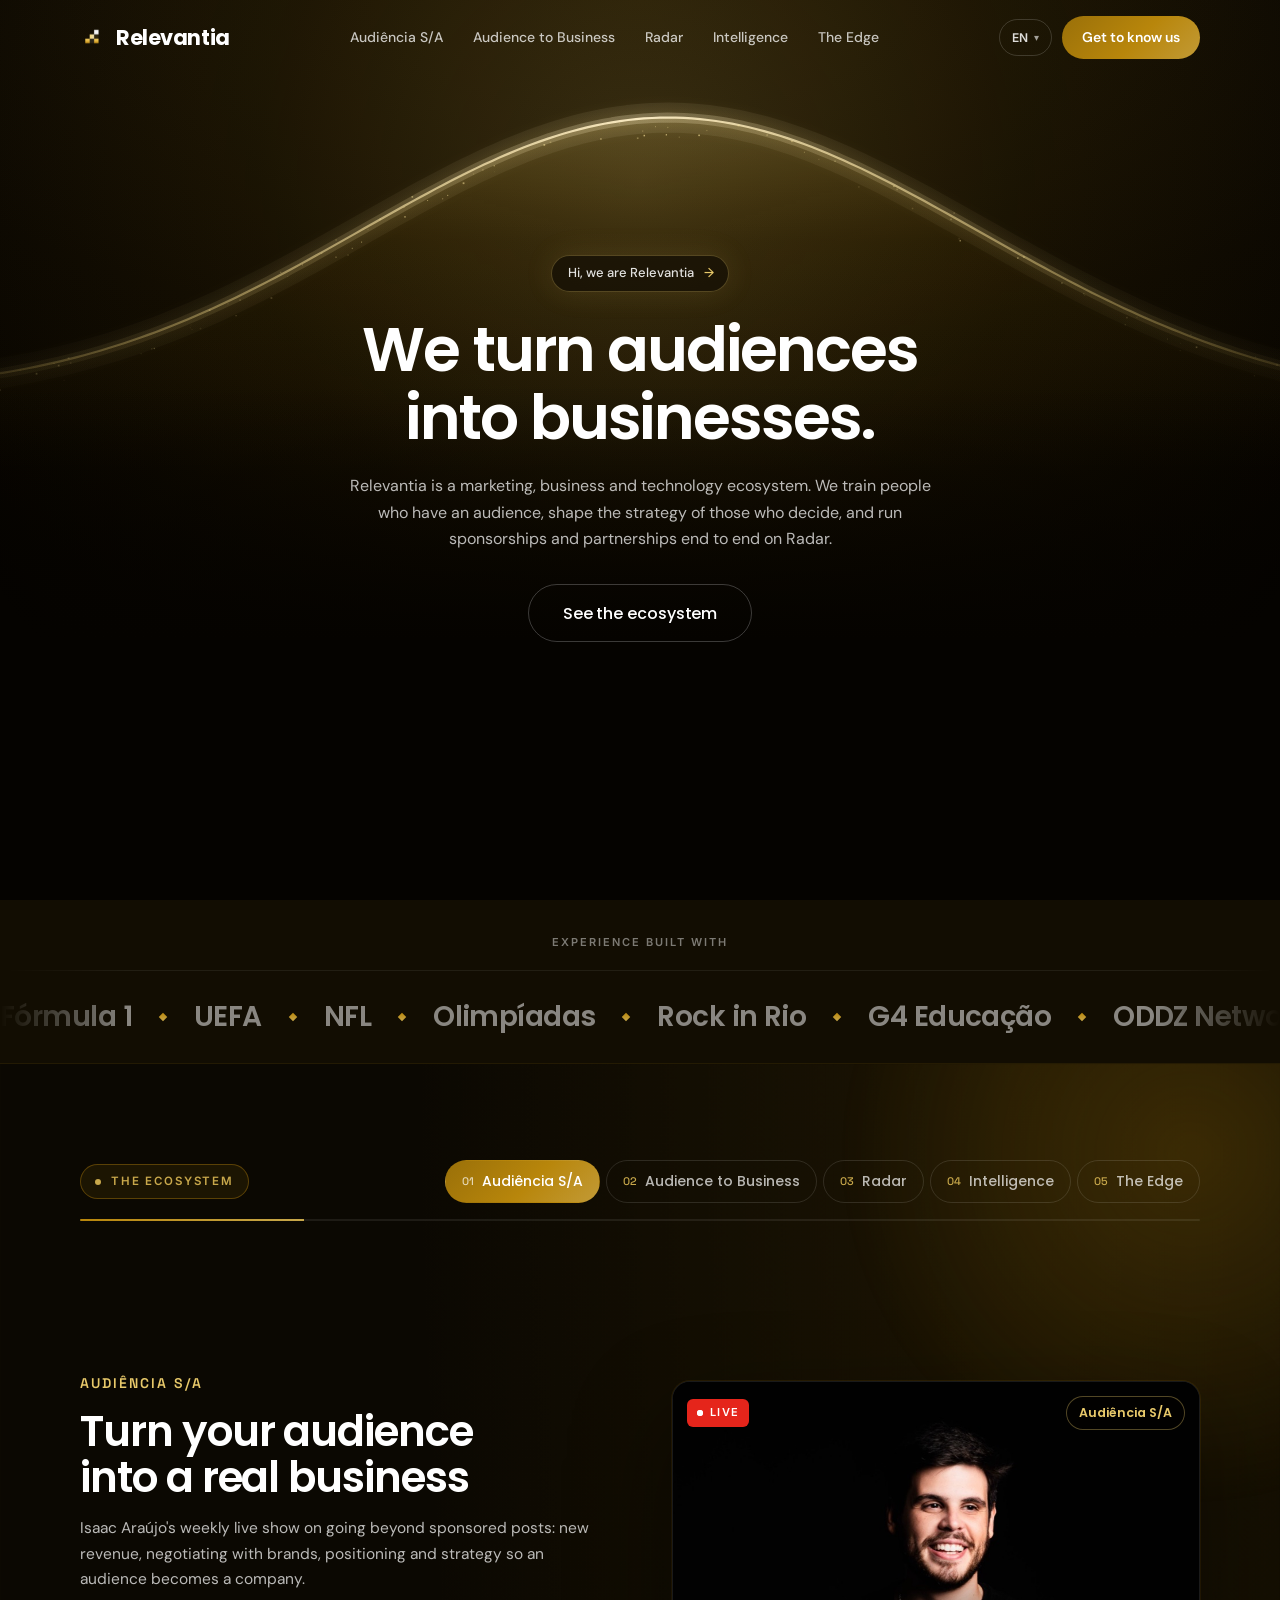
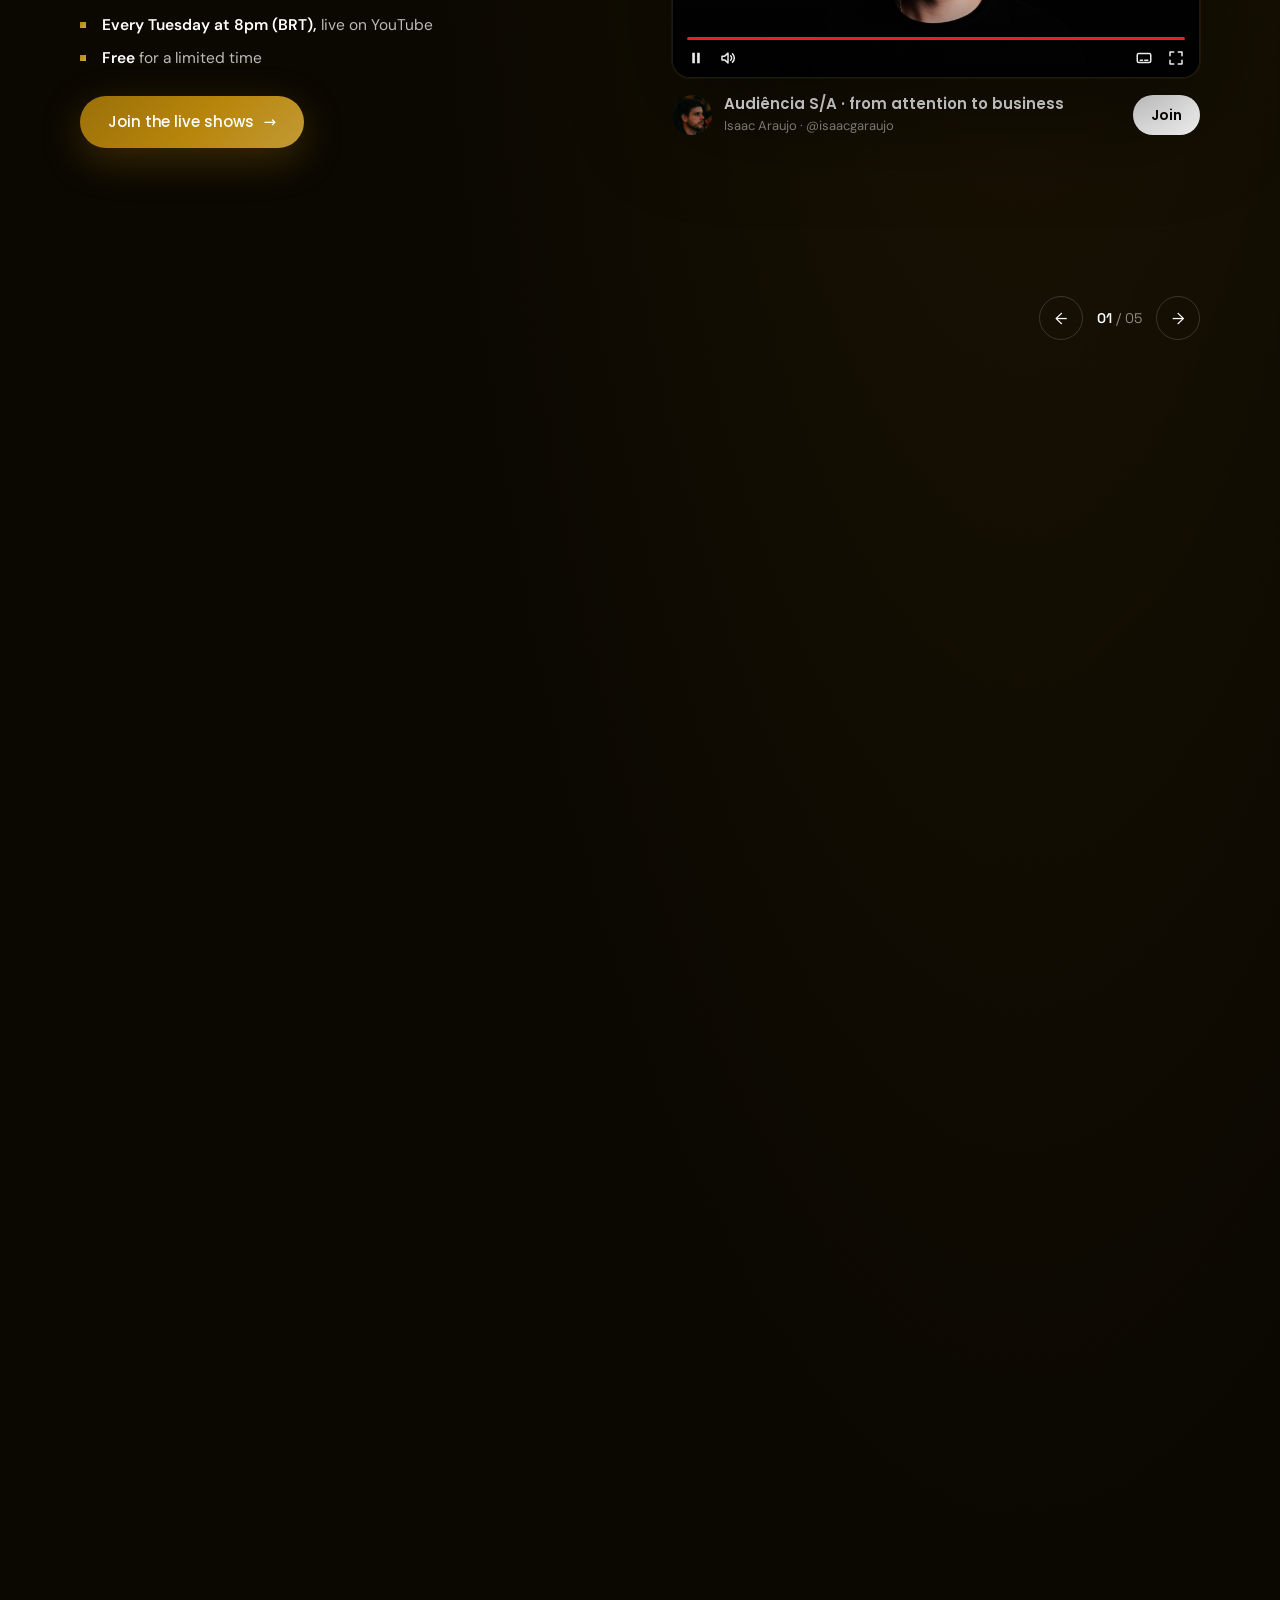
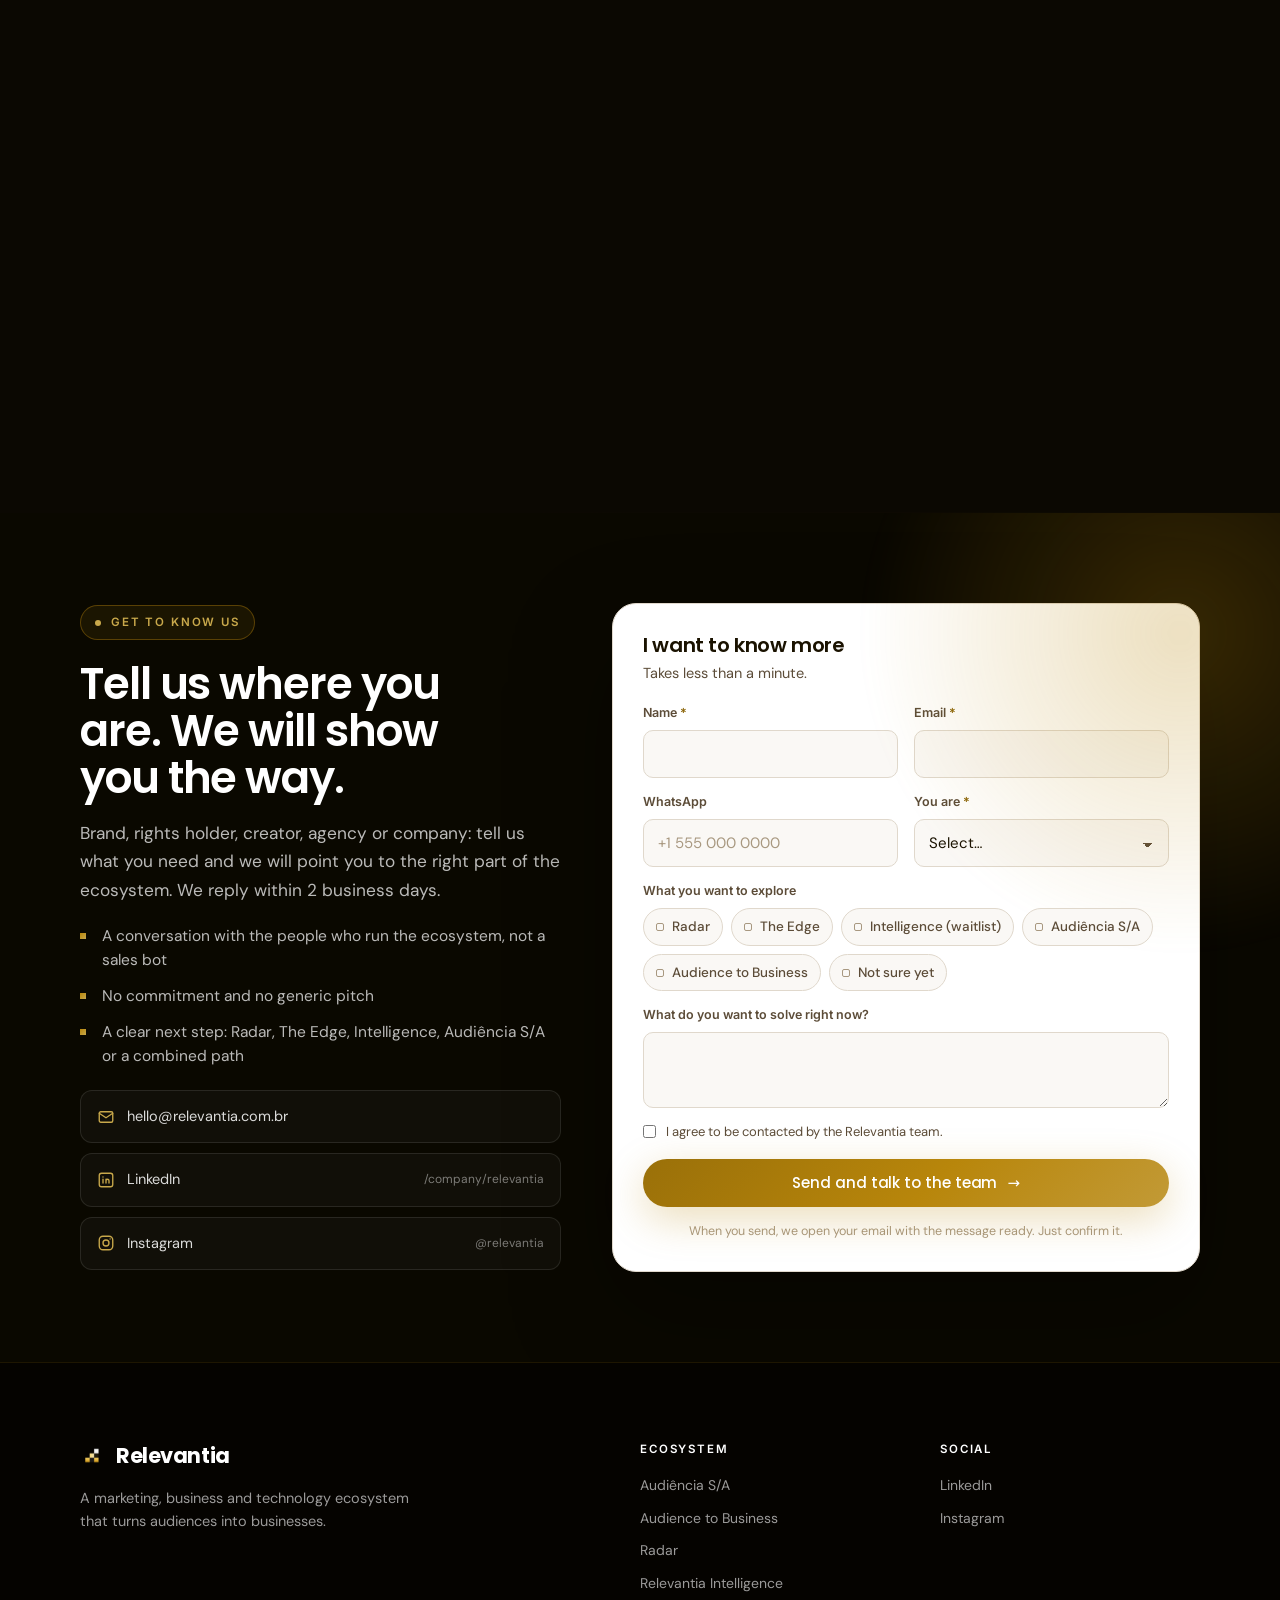
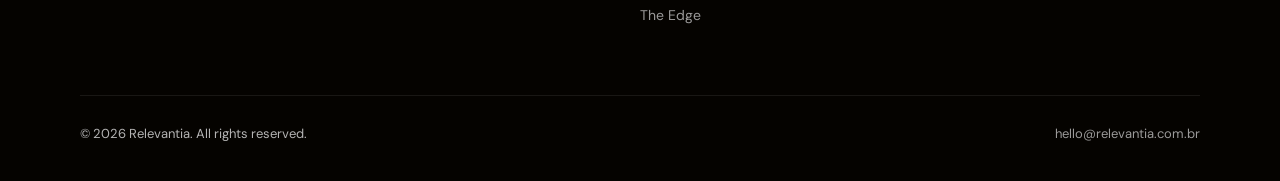
<file: index.html>
<!doctype html>
<html lang="pt-BR" data-i18n-title="eco.meta.title">
<head>
<meta charset="utf-8">
<meta name="viewport" content="width=device-width,initial-scale=1">
<link rel="icon" type="image/png" sizes="32x32" href="./assets/favicon/favicon-32.png">
<link rel="icon" type="image/png" sizes="512x512" href="./assets/favicon/favicon-512.png">
<link rel="apple-touch-icon" sizes="180x180" href="./assets/favicon/apple-touch-icon.png">
<title>Relevantia | Fazemos audiências virarem negócios</title>
<meta name="description" content="Ecossistema de marketing, negócios e tecnologia. Radar, Relevantia Intelligence, The Edge e Audiência S/A." data-i18n-meta="eco.meta.desc">
<link rel="canonical" href="https://relevantia.com.br/">
<!-- Preview de compartilhamento (WhatsApp, LinkedIn, iMessage, X…). Imagem gerada de tools/og/og.html -->
<meta property="og:type" content="website">
<meta property="og:site_name" content="Relevantia">
<meta property="og:locale" content="pt_BR">
<meta property="og:url" content="https://relevantia.com.br/">
<meta property="og:title" content="Relevantia | Fazemos audiências virarem negócios">
<meta property="og:description" content="Ecossistema de marketing, negócios e tecnologia: Audiência S/A, Audience to Business, Radar, Intelligence e The Edge.">
<meta property="og:image" content="https://relevantia.com.br/assets/og/relevantia-og-2026.jpg">
<meta property="og:image:secure_url" content="https://relevantia.com.br/assets/og/relevantia-og-2026.jpg">
<meta property="og:image:type" content="image/jpeg">
<meta property="og:image:width" content="1200">
<meta property="og:image:height" content="630">
<meta property="og:image:alt" content="Relevantia: fazemos audiências virarem negócios.">
<meta name="twitter:card" content="summary_large_image">
<meta name="twitter:title" content="Relevantia | Fazemos audiências virarem negócios">
<meta name="twitter:description" content="Ecossistema de marketing, negócios e tecnologia: Audiência S/A, Audience to Business, Radar, Intelligence e The Edge.">
<meta name="twitter:image" content="https://relevantia.com.br/assets/og/relevantia-og-2026.jpg">
<meta name="theme-color" content="#0A0800">
<link rel="preconnect" href="https://fonts.googleapis.com">
<link rel="preconnect" href="https://fonts.gstatic.com" crossorigin>
<link href="https://fonts.googleapis.com/css2?family=Poppins:ital,wght@0,500;0,600;0,700;1,700&family=DM+Sans:opsz,wght@9..40,400;9..40,500;9..40,600&family=Space+Grotesk:wght@500;600&family=Inter:wght@500;600&display=swap" rel="stylesheet">
<link rel="stylesheet" href="./assets/css/relevantia.css?v=v12-11">
</head>
<body>

<header class="topbar">
  <div class="topbar-inner">
    <a href="#topo" class="brand" aria-label="Relevantia">
      <img src="./assets/logos/mark-1.png" alt="" class="brand-mark">
      <span>Relevantia</span>
    </a>
    <nav class="nav-links" aria-label="Principal">
      <a href="#audiencia">Audiência S/A</a>
      <a href="#audience-to-business">Audience to Business</a>
      <a href="#radar">Radar</a>
      <a href="#intelligence">Intelligence</a>
      <a href="#the-edge">The Edge</a>
      <div class="nav-mobile-extras">
        <a href="#contato" class="nav-mobile-cta" data-i18n="nav2.cta">Quero conhecer</a>
      </div>
    </nav>
    <div class="topbar-actions">
      <div class="lang-select" data-open="false">
        <button class="lang-select-btn" type="button" aria-haspopup="listbox" aria-expanded="false" aria-label="Idioma / Language">
          <span class="lang-current">PT</span><span class="lang-caret">▾</span>
        </button>
        <ul class="lang-menu" role="listbox">
          <li><button type="button" data-lang="pt"><span>Português</span><span class="lang-code">PT</span></button></li>
          <li><button type="button" data-lang="en"><span>English</span><span class="lang-code">EN</span></button></li>
          <li><button type="button" data-lang="es"><span>Español</span><span class="lang-code">ES</span></button></li>
          <li><button type="button" data-lang="zh"><span>中文</span><span class="lang-code">ZH</span></button></li>
          <li><button type="button" data-lang="ar"><span>العربية</span><span class="lang-code">AR</span></button></li>
        </ul>
      </div>
      <a href="#contato" class="nav-cta" data-i18n="nav2.cta">Quero conhecer</a>
      <button class="menu-trigger" type="button" aria-label="Menu" aria-expanded="false"><span></span></button>
    </div>
  </div>
</header>

<main id="topo">

<!-- ═════════ HERO ═════════ -->
<section class="hero hero--arc">
  <div class="arc" data-prodline aria-hidden="true">
    <div class="arc-glow"></div>
    <canvas></canvas>
  </div>
  <div class="container hero-center">
    <a href="#ecossistema" class="hello reveal"><span data-i18n="eco.hello">Olá, somos a Relevantia</span><span aria-hidden="true">→</span></a>
    <h1 class="lines" aria-label="Fazemos audiências virarem negócios." data-i18n-attr="aria-label" data-i18n="eco.hero.title.aria">
      <span class="line" aria-hidden="true"><span style="--d:0" data-i18n="eco.hero.title.l1">Fazemos audiências</span></span>
      <span class="line" aria-hidden="true"><span style="--d:1" data-i18n="eco.hero.title.l2">virarem negócios.</span></span>
    </h1>
    <p class="lead reveal reveal-delay-1" data-i18n="eco.hero.lead">A Relevantia é um ecossistema de marketing, negócios e tecnologia. Formamos quem tem audiência, estruturamos a estratégia de quem decide e operamos patrocínios e parcerias de ponta a ponta no Radar.</p>
    <div class="hero-cta reveal reveal-delay-2">
      <a href="#ecossistema" class="btn btn-ghost btn-lg" data-i18n="eco.hero.cta2">Ver o ecossistema</a>
    </div>
  </div>
</section>

<!-- ═════════ PROVA SOCIAL ═════════ -->
<section class="proof" aria-label="Experiência">
  <p class="proof-label" data-i18n="eco.proof.label">Experiência construída com</p>
  <div class="marquee">
    <div class="marquee-track" aria-hidden="true">
      <span>Fórmula 1</span><span>UEFA</span><span>NFL</span><span>Olimpíadas</span><span>Rock in Rio</span><span>G4 Educação</span><span>ODDZ Network</span><span>Jaguar Land Rover</span><span>Salesforce</span><span>Microsoft</span><span>HS Sports Travel</span>
      <span>Fórmula 1</span><span>UEFA</span><span>NFL</span><span>Olimpíadas</span><span>Rock in Rio</span><span>G4 Educação</span><span>ODDZ Network</span><span>Jaguar Land Rover</span><span>Salesforce</span><span>Microsoft</span><span>HS Sports Travel</span>
    </div>
  </div>
</section>

<!-- ═════════ ECOSSISTEMA (rolagem horizontal) ═════════ -->
<section class="eco on-dark" id="ecossistema" style="--n:5">
  <div class="eco-pin">
    <div class="glow" style="width:700px;height:700px;right:-260px;top:-260px;background:radial-gradient(circle,rgba(184,134,11,.22),transparent 70%)"></div>
    <div class="container eco-head">
      <span class="t-eyebrow" data-i18n="eco.eco.eyebrow">O ecossistema</span>
      <div class="eco-tabs" role="tablist" aria-label="Produtos">
        <button class="eco-tab is-active" type="button" role="tab" data-go="0"><i>01</i>Audiência S/A</button>
        <button class="eco-tab" type="button" role="tab" data-go="1"><i>02</i>Audience to Business</button>
        <button class="eco-tab" type="button" role="tab" data-go="2"><i>03</i>Radar</button>
        <button class="eco-tab" type="button" role="tab" data-go="3"><i>04</i>Intelligence</button>
        <button class="eco-tab" type="button" role="tab" data-go="4"><i>05</i>The Edge</button>
      </div>
      <div class="eco-bar" aria-hidden="true"><i></i></div>
    </div>

    <div class="eco-track">

      <!-- AUDIÊNCIA S/A -->
      <article class="eco-slide" id="audiencia" aria-label="Audiência S/A">
        <div class="container eco-grid">
          <div>
            <span class="eco-product">Audiência S/A</span>
            <h2 data-i18n="eco.live.title">Transforme sua audiência em um negócio de verdade</h2>
            <p class="lead" data-i18n="eco.live.lead2">A live semanal de Isaac Araújo sobre ir além da publi: novas receitas, negociação com marcas, posicionamento e estratégia para a audiência virar empresa.</p>
            <ul class="checks">
              <li data-i18n="eco.live.b1"><strong>Toda terça, às 20h,</strong> ao vivo no YouTube</li>
              <li data-i18n="eco.live.b2"><strong>Gratuito</strong> por tempo limitado</li>
            </ul>
            <div class="product-cta">
              <a href="https://relevantia-lives.vercel.app/" target="_blank" rel="noopener" class="btn btn-primary"><span data-i18n="eco.live.cta1">Quero participar das lives</span><span class="arrow" aria-hidden="true">→</span></a>
            </div>
          </div>
          <div>
            <figure class="player" aria-label="Prévia da live Audiência S/A, com Isaac Araújo">
            <a class="screen" href="https://relevantia-lives.vercel.app/" target="_blank" rel="noopener" aria-label="Abrir a página do Audiência S/A">
              <img src="./assets/img/isaac-sorriso.jpg" alt="Isaac Araújo" width="933" height="1400" loading="lazy">
              <div class="scr-top">
                <span class="badge-live"><span class="live-dot" aria-hidden="true"></span><span data-i18n="eco.live.on">AO VIVO</span></span>
                <span class="series-tag">Audiência S/A</span>
              </div>
              <span class="play" aria-hidden="true"><svg viewBox="0 0 24 24"><path d="M8 5.5v13l11-6.5z" fill="currentColor"/></svg></span>
              <div class="scr-bottom" aria-hidden="true">
                <div class="scr-bar"><i></i></div>
                <div class="scr-ctrl">
                  <svg viewBox="0 0 24 24" fill="currentColor"><path d="M7 5h3.5v14H7zM13.5 5H17v14h-3.5z"/></svg>
                  <svg viewBox="0 0 24 24" fill="none" stroke="currentColor" stroke-width="2" stroke-linecap="round" stroke-linejoin="round"><path d="M4 9.5h3.5L12 5.5v13l-4.5-4H4z"/><path d="M15.5 9a4 4 0 0 1 0 6M18 6.5a7.5 7.5 0 0 1 0 11"/></svg>
                  <span class="sp"></span>
                  <svg viewBox="0 0 24 24" fill="none" stroke="currentColor" stroke-width="2" stroke-linecap="round" stroke-linejoin="round"><rect x="3" y="6" width="18" height="12" rx="2"/><path d="M7 15h3M13 15h4"/></svg>
                  <svg viewBox="0 0 24 24" fill="none" stroke="currentColor" stroke-width="2" stroke-linecap="round" stroke-linejoin="round"><path d="M4 9V4h5M20 9V4h-5M4 15v5h5M20 15v5h-5"/></svg>
                </div>
              </div>
            </a>
            <figcaption class="vid-meta">
              <img class="avatar" src="./assets/img/isaac-avatar.jpg" alt="" width="40" height="40">
              <div class="vid-txt">
                <b data-i18n="eco.live.vid">Audiência S/A · da atenção ao negócio</b>
                <small>Isaac Araujo · @isaacgaraujo</small>
              </div>
              <a href="https://relevantia-lives.vercel.app/" target="_blank" rel="noopener" class="vid-btn" data-i18n="eco.live.join">Participar</a>
            </figcaption>
          </figure>
          </div>
        </div>
      </article>

      <!-- AUDIENCE TO BUSINESS -->
      <article class="eco-slide" id="audience-to-business" aria-label="Audience to Business">
        <div class="container eco-grid">
          <div>
            <span class="eco-product" data-i18n="eco.atb.eyebrow">Formação ao vivo</span>
            <h2 class="atb-logo" aria-label="Audience to Business">Audience to <em>Business</em></h2>
            <p class="lead" data-i18n="eco.atb.lead">Dois meses para levar sua audiência a receita recorrente, produto próprio e uma empresa de verdade.</p>
            <ul class="checks">
              <li data-i18n="eco.atb.b1"><strong>6 aulas ao vivo</strong> + 2 aulas bônus e formatura</li>
              <li data-i18n="eco.atb.b2"><strong>2 mentorias individuais</strong> com o Isaac</li>
              <li data-i18n="eco.atb.b3"><strong>Intelligence + Radar</strong> durante toda a formação</li>
            </ul>
            <div class="product-cta">
              <a href="/audience-to-business" class="btn btn-primary"><span data-i18n="eco.atb.cta">Quero minha vaga</span><span class="arrow" aria-hidden="true">→</span></a>
            </div>
          </div>
          <div>
            <a class="atb-steps" href="/audience-to-business" aria-label="Os cinco níveis: concepção, audiência, monetização, diversificação e negócio. A maioria trava na audiência; a formação leva até o negócio.">
              <ol class="atb-ol">
                <li><span class="atb-lbl"><i>01</i><b data-i18n="eco.atb.l1">Concepção</b></span><span class="atb-bar"></span></li>
                <li><span class="atb-lbl"><i>02</i><b data-i18n="eco.atb.l2">Audiência</b></span><span class="atb-bar"></span></li>
                <li><span class="atb-lbl"><i>03</i><b data-i18n="eco.atb.l3">Monetização</b></span><span class="atb-bar"></span></li>
                <li><span class="atb-lbl"><i>04</i><b data-i18n="eco.atb.l4">Diversificação</b></span><span class="atb-bar"></span></li>
                <li><span class="atb-lbl"><i>05</i><b data-i18n="eco.atb.l5">Negócio</b></span><span class="atb-bar"></span></li>
              </ol>
              <svg class="atb-fx" aria-hidden="true">
                <defs>
                  <marker id="atb-head" viewBox="0 0 10 10" refX="6" refY="5" markerWidth="5" markerHeight="5" orient="auto-start-reverse"><path d="M0 0 L10 5 L0 10 z" fill="#E8C96A"/></marker>
                  <mask id="atb-mask" maskUnits="userSpaceOnUse"><path class="atb-reveal" pathLength="1" fill="none" stroke="#fff" stroke-width="22" stroke-linecap="round"/></mask>
                </defs>
                <path class="atb-circle" pathLength="1" fill="none"/>
                <g mask="url(#atb-mask)"><path class="atb-arrow" fill="none" marker-end="url(#atb-head)"/></g>
              </svg>
              <span class="atb-legend"><span class="r" data-i18n="eco.atb.stuck">A maioria trava na audiência</span><span class="g" data-i18n="eco.atb.goal">A formação leva até o negócio</span></span>
            </a>
          </div>
        </div>
      </article>

      <!-- RADAR -->
      <article class="eco-slide" id="radar" aria-label="Radar">
        <div class="container eco-grid">
          <div>
            <span class="eco-product">Radar</span>
            <h2 data-i18n="eco.radar.title">O sistema operacional dos patrocínios e parcerias</h2>
            <p class="lead" data-i18n="eco.radar.lead">Para quem investe, para quem capta e para quem gere. O Radar conecta marcas a personalidades, eventos, artistas musicais e mídia, com curadoria, dados e um fluxo único da proposta ao fechamento.</p>
            <div class="product-cta">
              <a href="https://radar-relevantia.com.br/cadastro-marca.html" class="btn btn-primary"><span data-i18n="eco.radar.cta.marca">Sou uma marca</span><span class="arrow" aria-hidden="true">→</span></a>
              <a href="https://radar-relevantia.com.br/cadastro-detentor.html" class="btn btn-ghost" data-i18n="eco.radar.cta.detentor">Sou detentor de direitos</a>
            </div>
            <a href="https://radar-relevantia.com.br/" class="link-arrow eco-more" data-i18n="eco.radar.cta1">Acessar o Radar</a>
          </div>
          <div>
            <div class="hero-radar" aria-hidden="true">
              <svg viewBox="0 0 280 280" xmlns="http://www.w3.org/2000/svg">
                <defs>
                  <radialGradient id="rbase" cx="50%" cy="50%" r="50%">
                    <stop offset="0%" stop-color="#6b5a14"/><stop offset="20%" stop-color="#504510"/>
                    <stop offset="40%" stop-color="#3a340c"/><stop offset="60%" stop-color="#282208"/>
                    <stop offset="80%" stop-color="#181404"/><stop offset="100%" stop-color="#0a0802"/>
                  </radialGradient>
                  <clipPath id="rdc"><circle cx="140" cy="140" r="118"/></clipPath>
                </defs>
                <circle cx="140" cy="140" r="121" fill="#060502"/>
                <circle cx="140" cy="140" r="118" fill="url(#rbase)"/>
                <g clip-path="url(#rdc)">
                  <circle cx="140" cy="140" r="116" fill="none" stroke="#9a8828" stroke-width="0.5" opacity="0.5"/>
                  <circle cx="140" cy="140" r="100" fill="none" stroke="#9a8828" stroke-width="0.45" opacity="0.4"/>
                  <circle cx="140" cy="140" r="80" fill="none" stroke="#9a8828" stroke-width="0.45" opacity="0.5"/>
                  <circle cx="140" cy="140" r="55" fill="none" stroke="#9a8828" stroke-width="0.45" opacity="0.6"/>
                  <circle cx="140" cy="140" r="29" fill="none" stroke="#9a8828" stroke-width="0.45" opacity="0.7"/>
                </g>
                <circle cx="140" cy="140" r="118" fill="none" stroke="#b89824" stroke-width="1.6" opacity="0.6"/>
                <circle cx="140" cy="140" r="80" fill="none" stroke="#b89824" stroke-width="1.1" opacity="0.45"/>
                <line x1="140" y1="22" x2="140" y2="258" stroke="#b89824" stroke-width="0.8" opacity="0.5"/>
                <line x1="22" y1="140" x2="258" y2="140" stroke="#b89824" stroke-width="0.8" opacity="0.5"/>
                <circle cx="140" cy="140" r="3" fill="#1a1608" stroke="#b89824" stroke-width="0.6"/>
                <circle cx="190" cy="72" r="5" fill="#d8c890" opacity="0"><animate attributeName="opacity" values="0;1;1;0.3" keyTimes="0;0.1;0.6;1" dur="5s" begin="0.4s" repeatCount="indefinite"/></circle>
                <circle cx="82" cy="170" r="5" fill="#d8c890" opacity="0"><animate attributeName="opacity" values="0;1;1;0.3" keyTimes="0;0.1;0.6;1" dur="5s" begin="1.8s" repeatCount="indefinite"/></circle>
                <circle cx="222" cy="195" r="5" fill="#d8c890" opacity="0"><animate attributeName="opacity" values="0;1;1;0.3" keyTimes="0;0.1;0.6;1" dur="5s" begin="3.2s" repeatCount="indefinite"/></circle>
              </svg>
              <svg class="radar-sweep-layer" viewBox="0 0 280 280" xmlns="http://www.w3.org/2000/svg">
                <defs>
                  <linearGradient id="rswG" x1="0.5" y1="0" x2="0" y2="0.5"><stop offset="0%" stop-color="#c8a428" stop-opacity="0.28"/><stop offset="100%" stop-color="#c8a428" stop-opacity="0"/></linearGradient>
                  <clipPath id="rdc2"><circle cx="140" cy="140" r="118"/></clipPath>
                </defs>
                <g clip-path="url(#rdc2)">
                  <path d="M140 140 L140 22 A118 118 0 0 1 223.5 53.5 Z" fill="url(#rswG)"/>
                  <line x1="140" y1="140" x2="140" y2="22" stroke="#c8a428" stroke-width="1.8" opacity="0.7"/>
                </g>
              </svg>
              <div class="radar-chips-wrap">
                <span class="radar-chip"><svg viewBox="0 0 24 24" fill="none" stroke="currentColor" stroke-width="2"><circle cx="12" cy="7" r="4"/><path d="M5 21v-2a4 4 0 014-4h6a4 4 0 014 4v2"/></svg><span data-i18n="eco.chip1">Personalidade</span></span>
                <span class="radar-chip"><svg viewBox="0 0 24 24" fill="none" stroke="currentColor" stroke-width="2"><rect x="3" y="4" width="18" height="18" rx="2"/><path d="M16 2v4M8 2v4M3 10h18"/></svg><span data-i18n="eco.chip2">Evento</span></span>
                <span class="radar-chip"><svg viewBox="0 0 24 24" fill="none" stroke="currentColor" stroke-width="2"><path d="M9 18V5l12-2v13"/><circle cx="6" cy="18" r="3"/><circle cx="18" cy="16" r="3"/></svg><span data-i18n="eco.chip3">Artista musical</span></span>
                <span class="radar-chip"><svg viewBox="0 0 24 24" fill="none" stroke="currentColor" stroke-width="2"><rect x="2" y="7" width="20" height="15" rx="2"/><polyline points="17 2 12 7 7 2"/></svg><span data-i18n="eco.chip4">Mídia</span></span>
              </div>
            </div>
          </div>
        </div>
      </article>

      <!-- INTELLIGENCE -->
      <article class="eco-slide" id="intelligence" aria-label="Relevantia Intelligence">
        <div class="container eco-grid">
          <div>
            <div class="title-row">
              <span class="eco-product">Relevantia Intelligence</span>
              <span class="soon" data-i18n="eco.intel.soon">Em breve</span>
            </div>
            <h2 data-i18n="eco.intel.title">Estratégia de negócio, numa conversa</h2>
            <p class="lead" data-i18n="eco.intel.lead">A plataforma de estratégia da Relevantia. Você conversa sobre o seu negócio e recebe direcionamento em Core, Brand, Audience, Business, Partnerships e Beyond, com frameworks e prioridades num só lugar.</p>
            <ul class="checks">
              <li data-i18n="eco.intel.b1"><strong>Onboarding guiado:</strong> brief com agente, unidades de negócio e canais</li>
              <li data-i18n="eco.intel.b2"><strong>Chat do Intelligence:</strong> identifica o assunto e sugere o próximo passo</li>
              <li data-i18n="eco.intel.b3"><strong>Biblioteca de frameworks</strong> para cada dimensão</li>
            </ul>
            <div class="product-cta">
              <a href="#contato" class="btn btn-primary" data-interest="intelligence"><span data-i18n="eco.intel.cta">Entrar na lista de espera</span><span class="arrow" aria-hidden="true">→</span></a>
            </div>
            <a href="/intelligence" class="link-arrow eco-more" data-i18n="eco.intel.more">Conhecer o Intelligence</a>
          </div>
          <div>
            <div class="ichat-wrap" aria-hidden="true">
              <div class="ichat-back"></div>
              <div class="ichat">
                <div class="ichat-top">
                  <span class="ichat-ico"><svg viewBox="0 0 24 24" fill="none" stroke="currentColor" stroke-width="1.6" stroke-linejoin="round"><path d="M12 3l1.8 5.4L19 10l-5.2 1.6L12 17l-1.8-5.4L5 10l5.2-1.6z"/></svg></span>
                  <div><small>Relevantia Intelligence</small><b data-i18n="eco.ichat.hi">Olá, seja bem-vindo</b></div>
                </div>
                <div class="ichat-input">
                  <span class="ichat-ph" data-i18n="eco.ichat.ph" hidden>Como posso ajudar no seu negócio hoje?</span>
                  <p class="ichat-line"><span class="ichat-typed" data-typed></span><span class="ichat-caret"></span></p>
                  <div class="ichat-foot"><span><svg viewBox="0 0 24 24" fill="currentColor"><path d="M12 3l1.8 5.4L19 10l-5.2 1.6L12 17l-1.8-5.4L5 10l5.2-1.6z"/></svg>Intelligence</span><span class="ichat-send"><svg viewBox="0 0 24 24" fill="none" stroke="currentColor" stroke-width="2.2" stroke-linecap="round" stroke-linejoin="round"><path d="M12 19V5M6 11l6-6 6 6"/></svg></span></div>
                </div>
                <div class="ichat-sug">
                  <span><svg viewBox="0 0 24 24" fill="none" stroke="currentColor" stroke-width="1.8"><circle cx="12" cy="12" r="8"/><circle cx="12" cy="12" r="3.5"/></svg><span data-i18n="eco.ichat.s1">Onde devo focar nos próximos 90 dias?</span></span>
                  <span><svg viewBox="0 0 24 24" fill="none" stroke="currentColor" stroke-width="1.8" stroke-linejoin="round"><rect x="3" y="7" width="18" height="13" rx="2"/><path d="M8 7V5h8v2M3 12h18"/></svg><span data-i18n="eco.ichat.s2">Como diversificar as receitas?</span></span>
                  <span><svg viewBox="0 0 24 24" fill="none" stroke="currentColor" stroke-width="1.8" stroke-linecap="round"><circle cx="9" cy="9" r="3"/><circle cx="16" cy="9" r="3"/><path d="M3 19c.8-3 3.2-4.5 6-4.5s5.2 1.5 6 4.5M14 14.6c.6-.1 1.3-.1 2-.1 2.8 0 5.2 1.5 6 4.5"/></svg><span data-i18n="eco.ichat.s3">Como engajar a audiência?</span></span>
                </div>
              </div>
            </div>
          </div>
        </div>
      </article>

      <!-- THE EDGE -->
      <article class="eco-slide" id="the-edge" aria-label="The Edge">
        <div class="container eco-grid">
          <div>
            <div class="title-row">
              <span class="eco-product">The Edge</span>
              <span class="soon soon--dark">New Business as a Service</span>
            </div>
            <h2 data-i18n="eco.edge.title">A direção estratégica de novos negócios da sua empresa</h2>
            <p class="lead" data-i18n="eco.edge.lead">Novos negócios são prioridade de todo mundo e responsabilidade de ninguém. O The Edge coloca a Relevantia nessa cadeira, de forma contínua e com acesso direto a quem decide.</p>
            <div class="edge-dims">
              <small data-i18n="eco.edge.dims">Raio X The Edge</small>
              <div><span>Core</span><span>Brand</span><span>Audience</span><span>Business</span><span>Partnerships</span><span>Beyond</span></div>
            </div>
            <div class="product-cta">
              <a href="#contato" class="btn btn-primary" data-interest="edge"><span data-i18n="eco.edge.cta">Quero conversar sobre o The Edge</span><span class="arrow" aria-hidden="true">→</span></a>
            </div>
          </div>
          <div>
            <div class="edge-plan">
              <div class="edge-step">
                <small data-i18n="eco.edge.p1.when">No início</small>
                <b data-i18n="eco.edge.p1.title">Imersão The Edge</b>
                <p data-i18n="eco.edge.p1.desc">Dois dias (+14h) com a liderança: diagnóstico do negócio nas seis dimensões e tese de crescimento com as frentes priorizadas.</p>
              </div>
              <div class="edge-step">
                <small data-i18n="eco.edge.p2.when">Todo mês</small>
                <b data-i18n="eco.edge.p2.title">Em campo com o seu time</b>
                <p data-i18n="eco.edge.p2.desc">Atuamos como New Business as a Service: a gente não entrega relatório e vai embora, a gente opera os novos negócios junto com você.</p>
                <ul>
                  <li data-i18n="eco.edge.p2.b1">Reunião de alinhamento estratégico</li>
                  <li data-i18n="eco.edge.p2.b2">Mapa de oportunidades atualizado</li>
                  <li data-i18n="eco.edge.p2.b3">Introduções qualificadas à rede da Relevantia</li>
                  <li data-i18n="eco.edge.p2.b4">Canal direto para decisões e acesso ao Radar</li>
                </ul>
              </div>
              <div class="edge-step">
                <small data-i18n="eco.edge.p3.when">A cada trimestre</small>
                <b data-i18n="eco.edge.p3.title">Revisão estratégica</b>
                <p data-i18n="eco.edge.p3.desc">O que avançou, o que muda de prioridade e o novo plano de novos negócios.</p>
              </div>
            </div>
          </div>
        </div>
      </article>

    </div>

    <div class="container eco-nav">
      <button class="eco-arrow" type="button" data-step="-1" aria-label="Anterior">←</button>
      <span class="eco-count"><b>01</b> / 05</span>
      <button class="eco-arrow" type="button" data-step="1" aria-label="Próximo">→</button>
    </div>
  </div>
</section>

<section class="section section--dark" id="contato">
  <div class="glow" style="width:640px;height:640px;right:-220px;top:-200px;background:radial-gradient(circle,rgba(184,134,11,.26),transparent 70%)"></div>
  <div class="container">
    <div class="lead-wrap">
      <div class="lead-aside">
        <span class="t-eyebrow reveal" data-i18n="lead.eyebrow">Quero conhecer</span>
        <h2 class="reveal" style="margin-top:20px" data-i18n="lead.title">Conte onde você está. A gente mostra o caminho.</h2>
        <p class="lead reveal reveal-delay-1" style="margin-top:18px" data-i18n="lead.lead">Marca, detentor, criador, agência ou empresa: diga o que você busca e indicamos a frente certa do ecossistema. Respondemos em até 48h úteis.</p>
        <ul class="checks reveal reveal-delay-1">
          <li data-i18n="lead.b1">Conversa com quem opera o ecossistema, não com um robô de vendas</li>
          <li data-i18n="lead.b2">Sem compromisso e sem apresentação genérica</li>
          <li data-i18n="lead.b3">Saída clara: Radar, The Edge, Intelligence, Audiência S/A ou um caminho combinado</li>
        </ul>
        <div class="lead-contacts reveal reveal-delay-2">
          <a href="mailto:hello@relevantia.com.br"><svg viewBox="0 0 24 24" fill="none" stroke="currentColor" stroke-width="1.8" stroke-linecap="round" stroke-linejoin="round"><rect x="3" y="5" width="18" height="14" rx="2"/><path d="M3 7l9 6 9-6"/></svg><span data-contact-email>hello@relevantia.com.br</span></a>
          <a href="#" data-contact-whatsapp target="_blank" rel="noopener" hidden><svg viewBox="0 0 24 24" fill="none" stroke="currentColor" stroke-width="1.8" stroke-linecap="round" stroke-linejoin="round"><path d="M21 12a9 9 0 0 1-13.5 7.8L3 21l1.3-4.4A9 9 0 1 1 21 12z"/></svg><span>WhatsApp</span></a>
          <a href="https://www.linkedin.com/company/relevantia" target="_blank" rel="noopener"><svg viewBox="0 0 24 24" fill="none" stroke="currentColor" stroke-width="1.8" stroke-linecap="round" stroke-linejoin="round"><rect x="3" y="3" width="18" height="18" rx="3"/><path d="M8 11v5M8 8v.01M12 16v-5M16 16v-3a2 2 0 0 0-4 0"/></svg><span>LinkedIn</span><small>/company/relevantia</small></a>
          <a href="https://www.instagram.com/relevantia" target="_blank" rel="noopener"><svg viewBox="0 0 24 24" fill="none" stroke="currentColor" stroke-width="1.8" stroke-linecap="round" stroke-linejoin="round"><rect x="3" y="3" width="18" height="18" rx="5"/><circle cx="12" cy="12" r="4"/><path d="M17.5 6.5v.01"/></svg><span>Instagram</span><small>@relevantia</small></a>
        </div>
      </div>

      <div class="form-card reveal reveal-delay-1">
        <form class="form-body" data-lead-form novalidate>
          <h3 data-i18n="lead.form.title">Quero conhecer mais</h3>
          <p class="muted" style="margin-top:6px;font-size:14.5px" data-i18n="lead.form.sub">Leva menos de um minuto.</p>
          <div class="form">
            <div class="form-row">
              <div class="form-group">
                <label class="form-label" for="f-nome"><span data-i18n="lead.f.nome">Nome</span> <span class="req">*</span></label>
                <input class="form-input" id="f-nome" name="nome" autocomplete="name" required>
              </div>
              <div class="form-group">
                <label class="form-label" for="f-email"><span data-i18n="lead.f.email">E-mail</span> <span class="req">*</span></label>
                <input class="form-input" id="f-email" name="email" type="email" autocomplete="email" required>
              </div>
            </div>
            <div class="form-row">
              <div class="form-group">
                <label class="form-label" for="f-whats">WhatsApp</label>
                <input class="form-input" id="f-whats" name="whatsapp" type="tel" autocomplete="tel" placeholder="(11) 90000-0000" data-i18n-placeholder="lead.f.whats.ph">
              </div>
              <div class="form-group">
                <label class="form-label" for="f-perfil"><span data-i18n="lead.f.perfil">Você é</span> <span class="req">*</span></label>
                <select class="form-select" id="f-perfil" name="perfil" required>
                  <option value="" data-i18n="lead.f.perfil.ph">Selecione…</option>
                  <option value="marca" data-i18n="lead.f.perfil.marca">Marca ou anunciante (quem investe)</option>
                  <option value="detentor" data-i18n="lead.f.perfil.detentor">Atleta, evento, criador ou propriedade (quem capta)</option>
                  <option value="agencia" data-i18n="lead.f.perfil.agencia">Agência, assessoria ou time comercial (quem gere)</option>
                  <option value="executivo" data-i18n="lead.f.perfil.exec">Fundador ou executivo</option>
                  <option value="outro" data-i18n="lead.f.perfil.outro">Outro</option>
                </select>
              </div>
            </div>
            <div class="form-group">
              <span class="form-label" data-i18n="lead.f.interesse">O que você quer conhecer</span>
              <div class="opt-grid">
                <label class="opt"><input type="checkbox" name="interesse" value="radar"><span>Radar</span></label>
                <label class="opt"><input type="checkbox" name="interesse" value="edge"><span>The Edge</span></label>
                <label class="opt"><input type="checkbox" name="interesse" value="intelligence"><span data-i18n="lead.f.intel">Intelligence (lista de espera)</span></label>
                <label class="opt"><input type="checkbox" name="interesse" value="audiencia"><span>Audiência S/A</span></label>
                <label class="opt"><input type="checkbox" name="interesse" value="audience-to-business"><span>Audience to Business</span></label>
                <label class="opt"><input type="checkbox" name="interesse" value="nao-sei"><span data-i18n="lead.f.naosei">Ainda não sei</span></label>
              </div>
            </div>
            <div class="form-group">
              <label class="form-label" for="f-msg" data-i18n="lead.f.msg">O que você quer resolver agora?</label>
              <textarea class="form-textarea" id="f-msg" name="mensagem" rows="2"></textarea>
            </div>
            <label class="form-consent"><input type="checkbox" name="consent" required><span data-i18n="lead.f.consent">Concordo em ser contatado pelo time Relevantia.</span></label>
            <button type="submit" class="btn btn-primary btn-block form-submit"><span data-i18n="lead.f.submit">Enviar e falar com o time</span><span class="arrow" aria-hidden="true">→</span></button>
            <p class="form-note" data-channel-email data-i18n="lead.f.note.email">Ao enviar, abrimos seu e-mail com a mensagem pronta. É só confirmar o envio.</p>
            <p class="form-note" data-channel-whatsapp hidden data-i18n="lead.f.note.whats">Ao enviar, abrimos o WhatsApp com a mensagem pronta. É só confirmar o envio.</p>
          </div>
        </form>
        <div class="form-success" data-form-success hidden>
          <div class="form-success-ico">✓</div>
          <h3 data-i18n="lead.ok.title">Mensagem pronta</h3>
          <p data-i18n="lead.ok.body">Confirme o envio na janela que abrimos. Respondemos em até 48h úteis.</p>
          <div class="row">
            <a href="#" class="btn btn-primary btn-sm" data-open-again data-i18n="lead.ok.again">Abrir de novo</a>
            <button type="button" class="btn btn-outline btn-sm" data-copy-message data-i18n="lead.ok.copy">Copiar mensagem</button>
          </div>
        </div>
      </div>
    </div>
  </div>
</section>

</main>

<footer class="footer">
  <div class="container">
    <div class="footer-grid">
      <div>
        <a href="#topo" class="brand"><img src="./assets/logos/mark-1.png" alt="" class="brand-mark"><span>Relevantia</span></a>
        <p class="footer-tagline" data-i18n="foot2.tagline">Ecossistema de marketing, negócios e tecnologia que faz audiências virarem negócios.</p>
      </div>
      <div>
        <h4 data-i18n="nav2.eco">Ecossistema</h4>
        <a href="#audiencia">Audiência S/A</a>
        <a href="/audience-to-business">Audience to Business</a>
        <a href="https://radar-relevantia.com.br/">Radar</a>
        <a href="/intelligence">Relevantia Intelligence</a>
        <a href="#the-edge">The Edge</a>
      </div>
      <div>
        <h4>Social</h4>
        <a href="https://www.linkedin.com/company/relevantia" target="_blank" rel="noopener">LinkedIn</a>
        <a href="https://www.instagram.com/relevantia" target="_blank" rel="noopener">Instagram</a>
      </div>
    </div>
    <div class="footer-bottom">
      <span>© <span id="yr">2026</span> Relevantia. <span data-i18n="foot2.rights">Todos os direitos reservados.</span></span>
      <a href="mailto:hello@relevantia.com.br" data-contact-email>hello@relevantia.com.br</a>
    </div>
  </div>
</footer>

<script src="./assets/js/i18n-v5.js?v=v12-11"></script>
<script src="./assets/js/main.js?v=v12-11"></script>
<script src="./assets/js/eco.js?v=v12-11"></script>
<script src="./assets/js/atb.js?v=v12-11" defer></script>
<script src="./assets/js/prodline.js?v=v12-11"></script>
</body>
</html>
</file>
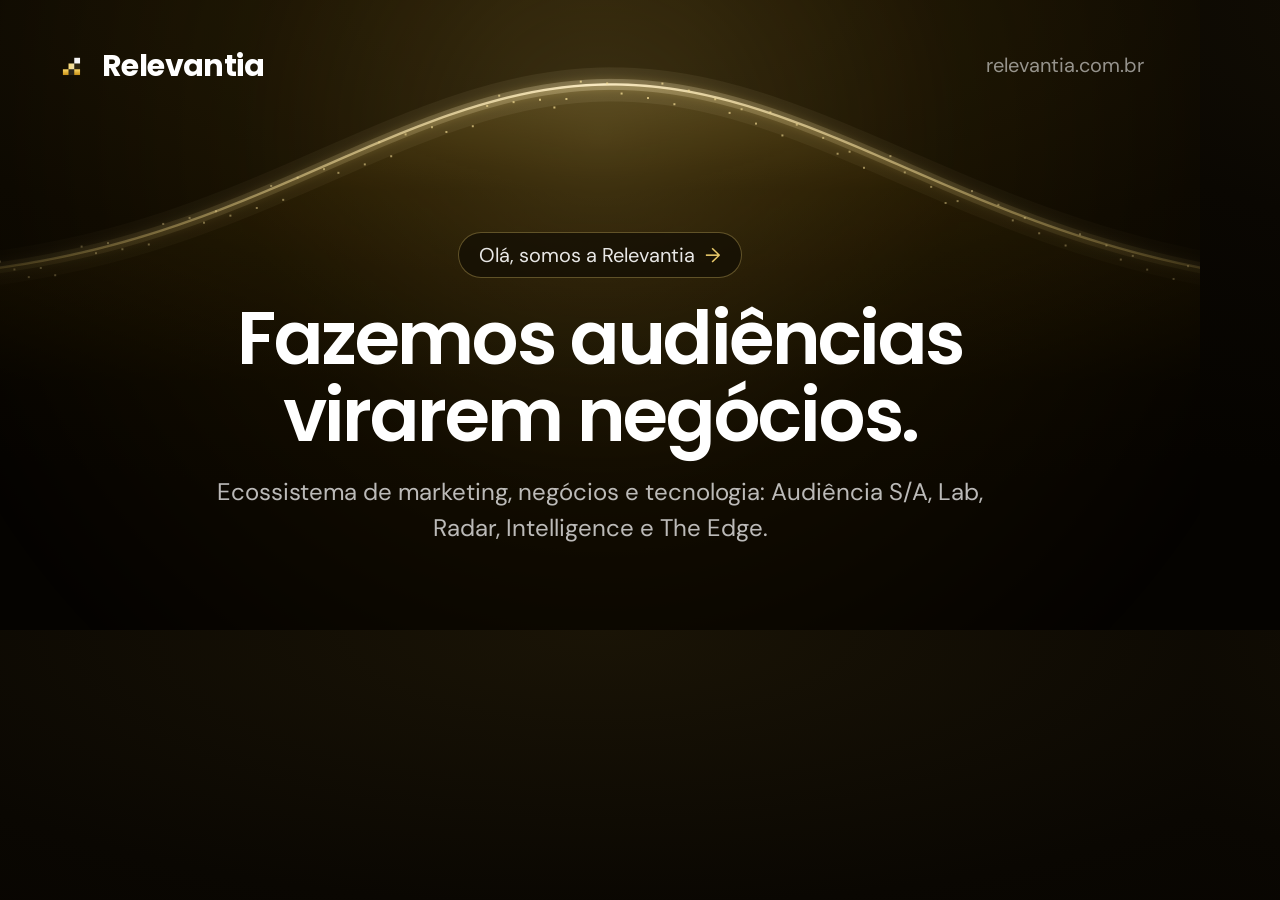
<file: tools/og/og.html>
<!doctype html>
<html lang="pt-BR">
<head>
<meta charset="utf-8">
<title>OG — Relevantia</title>
<!-- Fonte da imagem de compartilhamento (assets/og/relevantia-og.jpg).
     Para gerar de novo: ver README, seção "Preview de compartilhamento". -->
<link href="https://fonts.googleapis.com/css2?family=Poppins:wght@600;700&family=DM+Sans:opsz,wght@9..40,400;9..40,500&display=swap" rel="stylesheet">
<style>
  * { margin: 0; padding: 0; box-sizing: border-box; }
  html, body { width: 1200px; height: 630px; overflow: hidden; }
  body { position: relative; background: radial-gradient(120% 80% at 50% 0%, #1A1406 0%, #0A0702 55%, #050300 100%); font-family: 'DM Sans', sans-serif; color: #fff; }
  canvas { position: absolute; inset: 0; }
  .brand { position: absolute; top: 44px; left: 56px; display: flex; align-items: center; gap: 12px; font-family: 'Poppins', sans-serif; font-weight: 700; font-size: 30px; letter-spacing: -0.02em; }
  .brand img { width: 34px; height: 34px; }
  .url { position: absolute; top: 52px; right: 56px; font-size: 20px; color: rgba(255,255,255,0.55); }
  .center { position: absolute; left: 0; right: 0; top: 232px; text-align: center; }
  .hello { display: inline-flex; align-items: center; gap: 10px; padding: 9px 20px; border-radius: 100px; background: rgba(20,15,4,0.8); border: 1px solid rgba(232,201,106,0.35); font-size: 20px; color: rgba(255,255,255,0.9); }
  .hello span { color: #E8C96A; }
  h1 { margin-top: 22px; font-family: 'Poppins', sans-serif; font-weight: 600; font-size: 74px; line-height: 1.04; letter-spacing: -0.035em; }
  p { margin: 20px auto 0; max-width: 820px; font-size: 24px; line-height: 1.5; color: rgba(255,255,255,0.72); }
</style>
</head>
<body>
<canvas id="c" width="2400" height="1260" style="width:1200px;height:630px"></canvas>
<div class="brand"><img src="../../assets/logos/mark-1.png" alt=""><span>Relevantia</span></div>
<div class="url">relevantia.com.br</div>
<div class="center">
  <div class="hello">Olá, somos a Relevantia <span>→</span></div>
  <h1>Fazemos audiências<br>virarem negócios.</h1>
  <p>Ecossistema de marketing, negócios e tecnologia: Audiência S/A, Lab, Radar, Intelligence e The Edge.</p>
</div>
<script>
// Mesma onda do hero (assets/js/prodline.js), parada num quadro.
const cv = document.getElementById('c'), ctx = cv.getContext('2d');
ctx.scale(2, 2);
const W = 1200, H = 470;
const waveY = x => {
  const u = x / W;
  const bump = Math.exp(-Math.pow((u - 0.5) / 0.34, 2));
  return H * 0.62 - H * 0.44 * bump + H * Math.sin(u * Math.PI * 2) * 0.012;
};
const path = () => { ctx.beginPath(); for (let x = -20; x <= W + 20; x += 6) { const y = waveY(x); x === -20 ? ctx.moveTo(x, y) : ctx.lineTo(x, y); } };
const peakY = waveY(W / 2);
const fog = ctx.createRadialGradient(W / 2, peakY + 50, 0, W / 2, peakY + 50, 720);
fog.addColorStop(0, 'rgba(200,168,75,0.22)'); fog.addColorStop(0.5, 'rgba(184,134,11,0.07)'); fog.addColorStop(1, 'rgba(184,134,11,0)');
ctx.fillStyle = fog; ctx.fillRect(0, 0, W, 630);
ctx.save(); path(); ctx.lineTo(W + 20, 630); ctx.lineTo(-20, 630); ctx.closePath(); ctx.clip();
const spill = ctx.createLinearGradient(0, peakY, 0, peakY + 300);
spill.addColorStop(0, 'rgba(232,201,106,0.22)'); spill.addColorStop(0.35, 'rgba(184,134,11,0.08)'); spill.addColorStop(1, 'rgba(184,134,11,0)');
ctx.fillStyle = spill; ctx.fillRect(0, 0, W, 630); ctx.restore();
const fade = ctx.createLinearGradient(0, 0, W, 0);
fade.addColorStop(0, 'rgba(232,201,106,0.15)'); fade.addColorStop(0.5, 'rgba(255,240,200,1)'); fade.addColorStop(1, 'rgba(232,201,106,0.15)');
ctx.lineCap = 'round';
[[34, 0.08, 0], [11, 0.25, 18], [2.4, 0.95, 0]].forEach(([w, a, b]) => {
  ctx.globalAlpha = a; ctx.shadowColor = 'rgba(232,201,106,0.9)'; ctx.shadowBlur = b;
  path(); ctx.lineWidth = w; ctx.strokeStyle = fade; ctx.stroke();
});
ctx.globalAlpha = 1; ctx.shadowBlur = 0;
// alguns pontos da audiência na linha
for (let i = 0; i < 70; i++) {
  const u = (i * 0.618) % 1, x = u * W, y = waveY(x) + ((i * 37) % 26) - 6;
  const c = 1 - Math.min(1, Math.abs(u - 0.5) * 2);
  ctx.globalAlpha = 0.2 + c * 0.6; ctx.fillStyle = '#F3DC95'; ctx.fillRect(x - 1, y - 1, 2, 2);
}
</script>
</body>
</html>
</file>
<file: assets/css/relevantia.css>
/* ═══════════════════════════════════════════════
   RELEVANTIA — site institucional
   Design System v3.2 (mesmos tokens do Intelligence e do CRM)
   + UX da landing do Audiência S/A.
   Regras: sem itálico; título num peso e numa cor só;
   ouro de preenchimento sempre em gradiente.
   ═══════════════════════════════════════════════ */

:root {
  /* ── Gold ── */
  --gold:        #B8860B;
  --gold-light:  #C8A84B;
  --gold-bright: #E8C96A;
  --gold-pale:   #F5E6C8;
  --gold-dark:   #8B6508;
  --gold-muted:  rgba(184,134,11,0.12);
  --gold-ghost:  rgba(184,134,11,0.05);
  --gold-border: rgba(184,134,11,0.22);

  --gold-gradient:        linear-gradient(135deg, #B8860B, #C8A84B);
  --gold-gradient-h:      linear-gradient(90deg,  #B8860B, #C8A84B);
  --gold-gradient-soft:   linear-gradient(135deg, #8B6508, #B8860B);
  --gold-gradient-subtle: linear-gradient(135deg, rgba(184,134,11,0.10), rgba(200,168,75,0.04));
  /* Botões e selos dourados: texto sempre branco (nunca preto no ouro) */
  --gold-fill:            linear-gradient(135deg, #9A7009, #B8860B 55%, #C29A36);

  /* ── Base ── */
  --black:       #1A1200;
  --ink:         #0A0800;   /* fundo escuro das seções (landing Audiência S/A) */
  --ink-2:       #120D02;
  --white:       #FFFFFF;
  --white-warm:  #FFFDF7;
  --gray-body:   #FAF8F5;
  --gray-1:      #F5F0E8;
  --gray-2:      #E0D8CC;
  --gray-3:      #A89880;
  --gray-4:      #5C4C38;
  --brown-warm:  #7A5C1E;

  /* ── Semânticas ── */
  --green:       #16A34A;
  --red:         #DC2626;
  --red-bg:      rgba(220,38,38,0.06);
  --live:        #FF5E4D;

  /* ── As 6 dimensões do Raio X (só acentos, nunca texto) ── */
  --dim-core:         #B8860B;
  --dim-brand:        #D97706;
  --dim-audience:     #16A34A;
  --dim-business:     #2563EB;
  --dim-partnerships: #7A5C1E;
  --dim-beyond:       #0F766E;

  /* ── Tipografia ── */
  --font-heading: 'Poppins', system-ui, sans-serif;
  --font-display: 'Space Grotesk', system-ui, sans-serif;
  --font-body:    'DM Sans', system-ui, sans-serif;
  --font-ui:      'Inter', system-ui, sans-serif;

  /* ── Sombras (warm tint) ── */
  --shadow-sm:    0 1px 3px rgba(30,22,0,0.08);
  --shadow-md:    0 4px 16px rgba(30,22,0,0.08), 0 1px 3px rgba(30,22,0,0.04);
  --shadow-lg:    0 20px 60px rgba(30,22,0,0.14);
  --shadow-gold:  0 12px 40px rgba(184,134,11,0.28);
  --shadow-focus: 0 0 0 3px rgba(184,134,11,0.18);

  /* ── Raios ── */
  --radius-pill: 100px;
  --radius-xl:   24px;
  --radius-lg:   16px;
  --radius-md:   12px;
  --radius-base: 10px;
  --radius-sm:   8px;
  --radius-xs:   6px;

  /* ── Movimento ── */
  --ease:      cubic-bezier(.22,1,.36,1);
  --t-fast:    0.15s ease;
  --t-med:     0.25s ease;
  --t-slow:    0.4s cubic-bezier(0.65,0,0.35,1);

  /* ── Layout ── */
  --max-w-content: 1200px;
  --max-w-narrow:  840px;
  --gutter:        clamp(16px, 4vw, 40px);
  --nav-h:         76px;
  --section-pad:   clamp(56px, 7vw, 100px);
}

/* ═════════ RESET ═════════ */
*, *::before, *::after { box-sizing: border-box; margin: 0; padding: 0; }
html { scroll-behavior: smooth; -webkit-text-size-adjust: 100%; scroll-padding-top: 88px; }
body {
  font-family: var(--font-body);
  color: var(--black);
  background: var(--gray-body);
  font-size: 16px;
  line-height: 1.6;
  -webkit-font-smoothing: antialiased;
  text-rendering: optimizeLegibility;
  overflow-x: clip;
}
html { overflow-x: hidden; overflow-x: clip; }
img, svg { display: block; max-width: 100%; height: auto; }
a { color: inherit; text-decoration: none; }
button { font: inherit; cursor: pointer; border: 0; background: none; color: inherit; }
input, textarea, select { font: inherit; color: inherit; }
::selection { background: var(--gold-muted); color: var(--black); }
:focus-visible { outline: 2px solid var(--gold-light); outline-offset: 3px; border-radius: 6px; }
[hidden] { display: none !important; }

/* O site não usa itálico: <em>/<i> herdam fonte, peso e cor do texto em volta. */
em, i { font-style: normal; font-family: inherit; font-weight: inherit; color: inherit; }

/* ═════════ TIPOGRAFIA ═════════ */
h1, .h1, h2, .h2, h3, .h3, h4, .h4 {
  font-family: var(--font-heading);
  font-weight: 600;
  letter-spacing: -0.02em;
  line-height: 1.1;
  color: inherit;
  text-wrap: balance;
}
h1, .h1 { font-size: clamp(38px, 5.4vw, 72px); letter-spacing: -0.03em; line-height: 1.04; }
h2, .h2 { font-size: clamp(30px, 4.2vw, 52px); letter-spacing: -0.025em; line-height: 1.08; }
h3, .h3 { font-size: clamp(20px, 2vw, 26px); }
h4, .h4 { font-size: clamp(17px, 1.4vw, 20px); }

/* Eyebrow em pílula com ponto pulsando */
.t-eyebrow {
  display: inline-flex; align-items: center; gap: 10px;
  padding: 7px 14px;
  border-radius: var(--radius-pill);
  font-family: var(--font-ui);
  font-size: 11.5px; font-weight: 600;
  letter-spacing: 0.16em; text-transform: uppercase;
  color: var(--gold-dark);
  background: var(--gold-ghost);
  border: 1px solid var(--gold-border);
}
.t-eyebrow::before {
  content: ''; width: 6px; height: 6px; border-radius: 50%;
  background: var(--gold);
  animation: ping 2.2s var(--ease) infinite;
}
@keyframes ping {
  0%        { box-shadow: 0 0 0 0 rgba(200,168,75,0.55); }
  80%, 100% { box-shadow: 0 0 0 8px rgba(200,168,75,0); }
}
.lead {
  font-size: clamp(16px, 1.35vw, 19px);
  color: var(--gray-4);
  line-height: 1.65;
  max-width: 60ch;
}
.muted { color: var(--gray-4); }
.kicker {
  font-family: var(--font-display);
  font-size: 13px; font-weight: 500;
  letter-spacing: 0.04em;
  color: var(--gold-dark);
}
.gold-text {
  background: var(--gold-gradient);
  -webkit-background-clip: text; background-clip: text;
  color: transparent;
}
.nw { white-space: nowrap; }

/* ═════════ SUPERFÍCIES ESCURAS ═════════ */
.hero, .section--dark, .footer, .on-dark { color: var(--white); }
.hero .t-eyebrow, .section--dark .t-eyebrow, .on-dark .t-eyebrow {
  color: var(--gold-light);
  background: rgba(184,134,11,0.10);
  border-color: rgba(184,134,11,0.40);
}
.hero .t-eyebrow::before, .section--dark .t-eyebrow::before, .on-dark .t-eyebrow::before { background: var(--gold-light); }
.hero .lead, .section--dark .lead, .on-dark .lead { color: rgba(255,255,255,0.72); }
.hero .muted, .section--dark .muted, .on-dark .muted { color: rgba(255,255,255,0.6); }
.section--dark .kicker, .on-dark .kicker { color: var(--gold-light); }

/* ═════════ LAYOUT ═════════ */
.container {
  width: 100%;
  max-width: var(--max-w-content);
  margin: 0 auto;
  padding: 0 var(--gutter);
}
.container--narrow { max-width: var(--max-w-narrow); }
.section { padding: var(--section-pad) 0; position: relative; overflow: hidden; overflow: clip; }
.section--dark { background: var(--ink); }
.section--cream { background: linear-gradient(180deg, var(--white-warm) 0%, var(--gray-1) 100%); }
.section--white { background: var(--white); }

.sec-head { max-width: 760px; }
.sec-head.center { margin: 0 auto; text-align: center; }
.sec-head h2 { margin-top: 20px; }
.sec-head .lead { margin-top: 18px; }
.sec-head.center .lead { margin-left: auto; margin-right: auto; }

.grid { display: grid; gap: 24px; }
.grid-2 { grid-template-columns: repeat(auto-fit, minmax(min(100%, 320px), 1fr)); }
.grid-3 { grid-template-columns: repeat(auto-fit, minmax(min(100%, 280px), 1fr)); }
.grid-4 { grid-template-columns: repeat(auto-fit, minmax(min(100%, 220px), 1fr)); }
.stack { display: flex; flex-direction: column; gap: 16px; }
.row { display: flex; gap: 16px; flex-wrap: wrap; align-items: center; }

/* Fundos decorativos */
.grid-bg {
  position: absolute; inset: 0; pointer-events: none;
  background-image:
    linear-gradient(rgba(184,134,11,0.06) 1px, transparent 1px),
    linear-gradient(90deg, rgba(184,134,11,0.06) 1px, transparent 1px);
  background-size: 56px 56px;
  -webkit-mask-image: radial-gradient(ellipse 80% 70% at 50% 40%, #000 30%, transparent 80%);
          mask-image: radial-gradient(ellipse 80% 70% at 50% 40%, #000 30%, transparent 80%);
}
.glow { position: absolute; border-radius: 50%; pointer-events: none; filter: blur(10px); }

/* ═════════ PROGRESSO + NAV ═════════ */
.progress {
  position: fixed; top: 0; left: 0; height: 2px; width: 100%;
  transform-origin: 0 50%; transform: scaleX(0);
  background: var(--gold-gradient-h);
  z-index: 160;
}
.topbar {
  position: fixed; inset: 0 0 auto 0; z-index: 150;
  height: var(--nav-h);
  display: flex; align-items: center;
  border-bottom: 1px solid transparent;
  transition: background .4s, border-color .4s, backdrop-filter .4s;
}
.topbar.scrolled {
  background: rgba(10,8,0,0.78);
  backdrop-filter: saturate(140%) blur(14px);
  -webkit-backdrop-filter: saturate(140%) blur(14px);
  border-bottom-color: rgba(184,134,11,0.14);
}
/* Menu aberto: fundo sólido e sem backdrop-filter, que viraria o bloco de
   contenção do drawer (position: fixed) e o prenderia dentro da barra. */
.topbar.menu-open, .topbar.scrolled.menu-open {
  background: var(--ink);
  backdrop-filter: none; -webkit-backdrop-filter: none;
  border-bottom-color: rgba(184,134,11,0.14);
}
.topbar-inner {
  width: 100%; max-width: var(--max-w-content);
  margin: 0 auto; padding: 0 var(--gutter);
  display: flex; align-items: center; justify-content: space-between; gap: 24px;
}
.topbar-actions { display: flex; align-items: center; gap: 10px; flex-shrink: 0; }
.brand {
  display: inline-flex; align-items: center; gap: 10px;
  color: var(--white);
  font-family: var(--font-heading);
  font-weight: 700; font-size: 21px;
  letter-spacing: -0.02em; line-height: 1;
}
.brand-mark { width: 26px; height: 26px; flex-shrink: 0; object-fit: contain; }

.nav-links { display: flex; gap: 2px; align-items: center; }
.nav-links > a, .nav-group-btn {
  position: relative;
  display: inline-flex; align-items: center; gap: 6px;
  color: rgba(255,255,255,0.75);
  font-size: 14px; font-weight: 500;
  padding: 8px 14px;
  border-radius: var(--radius-pill);
  transition: color var(--t-med), background var(--t-med);
}
.nav-links > a:hover, .nav-links > a.active,
.nav-group-btn:hover, .nav-group[data-open="true"] .nav-group-btn, .nav-group.is-active .nav-group-btn {
  color: var(--white); background: rgba(255,255,255,0.07);
}
.nav-caret { font-size: 10px; opacity: 0.7; transition: transform var(--t-med); }
.nav-group { position: relative; }
.nav-group[data-open="true"] .nav-caret { transform: rotate(180deg); }
.nav-group-menu {
  position: absolute; top: calc(100% + 10px); left: 0;
  min-width: 340px;
  background: #15100A;
  border: 1px solid rgba(184,134,11,0.18);
  border-radius: var(--radius-lg);
  box-shadow: 0 24px 60px rgba(0,0,0,0.45);
  padding: 8px;
  display: none;
  z-index: 120;
}
/* Ponte invisível sobre o vão entre o botão e o menu. Sem ela o ponteiro
   sai do .nav-group ao atravessar os 10px, o mouseleave dispara e o menu
   fecha antes de chegar nos links. */
.nav-group-menu::before { content: ''; position: absolute; left: 0; right: 0; top: -14px; height: 14px; }
.nav-group[data-open="true"] .nav-group-menu { display: block; animation: fadeUp .2s var(--ease); }
.nav-group-menu a {
  display: flex; gap: 14px; align-items: flex-start;
  padding: 12px 14px;
  border-radius: var(--radius-md);
  color: rgba(255,255,255,0.75);
  transition: background var(--t-fast);
}
.nav-group-menu a:hover { background: rgba(255,255,255,0.06); }
.ngm-icon {
  flex: none; width: 34px; height: 34px; border-radius: 10px;
  display: grid; place-items: center;
  background: rgba(184,134,11,0.12); border: 1px solid rgba(184,134,11,0.28);
  color: var(--gold-light);
}
.ngm-icon svg { width: 18px; height: 18px; }
.ngm-title { display: block; font-family: var(--font-heading); font-weight: 600; font-size: 15px; color: var(--white); margin-bottom: 2px; }
.ngm-desc { display: block; font-size: 12.5px; line-height: 1.45; color: rgba(255,255,255,0.55); }
.nav-group-label { display: none; }
.nav-mobile-extras { display: none; }

.nav-cta {
  display: inline-flex; align-items: center; gap: 8px;
  padding: 10px 20px;
  border-radius: var(--radius-pill);
  background: var(--gold-fill);
  color: var(--white) !important;
  font-weight: 600; font-size: 14px;
  transition: transform var(--t-med), box-shadow var(--t-med);
}
.nav-cta:hover { transform: translateY(-1px); box-shadow: var(--shadow-gold); }

/* Seletor de idioma */
.lang-select { position: relative; font-family: var(--font-ui); font-size: 12px; font-weight: 600; letter-spacing: 0.04em; }
.lang-select-btn {
  display: inline-flex; align-items: center; gap: 6px;
  padding: 8px 12px;
  border: 1px solid rgba(255,255,255,0.16);
  border-radius: var(--radius-pill);
  color: rgba(255,255,255,0.85);
  transition: border-color var(--t-med), color var(--t-med);
  white-space: nowrap;
}
.lang-select-btn:hover { border-color: var(--gold-light); color: var(--white); }
.lang-caret { font-size: 10px; opacity: 0.7; transition: transform var(--t-med); }
.lang-select[data-open="true"] .lang-caret { transform: rotate(180deg); }
.lang-menu {
  position: absolute; top: calc(100% + 8px); right: 0;
  min-width: 170px;
  background: #15100A;
  border: 1px solid rgba(184,134,11,0.18);
  border-radius: var(--radius-md);
  padding: 6px;
  box-shadow: 0 24px 60px rgba(0,0,0,0.45);
  list-style: none;
  z-index: 200;
  opacity: 0; transform: translateY(-4px); pointer-events: none;
  transition: opacity var(--t-med), transform var(--t-med);
}
.lang-select[data-open="true"] .lang-menu { opacity: 1; transform: none; pointer-events: auto; }
.lang-menu button {
  width: 100%;
  display: flex; align-items: center; justify-content: space-between; gap: 12px;
  padding: 9px 12px;
  border-radius: var(--radius-xs);
  color: rgba(255,255,255,0.72);
  font-size: 13px; font-weight: 500; text-align: left;
  transition: background var(--t-fast), color var(--t-fast);
}
.lang-menu button:hover { background: rgba(255,255,255,0.06); color: var(--white); }
.lang-menu button.active { color: var(--white); background: var(--gold-fill); font-weight: 600; }
.lang-code { font-size: 10.5px; opacity: 0.55; letter-spacing: 0.06em; }

.menu-trigger {
  display: none;
  width: 42px; height: 42px;
  border-radius: 50%;
  border: 1px solid rgba(255,255,255,0.16);
  color: var(--white);
  align-items: center; justify-content: center;
}
.menu-trigger span, .menu-trigger span::before, .menu-trigger span::after {
  display: block; width: 16px; height: 1.5px; background: currentColor; position: relative;
  transition: transform var(--t-med), background var(--t-med);
}
.menu-trigger span::before, .menu-trigger span::after { content: ''; position: absolute; left: 0; }
.menu-trigger span::before { top: -5px; }
.menu-trigger span::after  { top: 5px; }
.topbar.menu-open .menu-trigger span { background: transparent; }
.topbar.menu-open .menu-trigger span::before { transform: translateY(5px) rotate(45deg); }
.topbar.menu-open .menu-trigger span::after  { transform: translateY(-5px) rotate(-45deg); }

@media (max-width: 920px) {
  .nav-links { display: none; }
  .menu-trigger { display: inline-flex; }
  .topbar .nav-cta { display: none; }
  .nav-links.open {
    display: flex; flex-direction: column; align-items: stretch;
    position: fixed; inset: var(--nav-h) 0 0 0;
    background: var(--ink);
    padding: 20px var(--gutter) 56px;
    gap: 2px;
    overflow-y: auto; -webkit-overflow-scrolling: touch;
    z-index: 140;
  }
  .nav-links.open > a { font-size: 19px; padding: 14px 4px; color: var(--white); border-radius: 0; background: none; border-bottom: 1px solid rgba(255,255,255,0.06); }
  .nav-group { position: static; }
  .nav-group-btn { display: none; }
  .nav-group-label {
    display: block;
    font-family: var(--font-ui);
    font-size: 11px; font-weight: 600;
    text-transform: uppercase; letter-spacing: 0.16em;
    color: var(--gold-light);
    padding: 12px 4px 6px;
  }
  .nav-group-menu {
    position: static; display: block;
    min-width: 0; background: none; border: 0; box-shadow: none; padding: 0;
    animation: none !important;
  }
  .nav-group-menu::before { display: none; }
  .nav-group-menu a { padding: 12px 4px; border-radius: 0; border-bottom: 1px solid rgba(255,255,255,0.06); }
  .nav-group-menu a:hover { background: none; }
  .ngm-title { font-size: 18px; }
  .nav-links.open .nav-mobile-extras { display: flex; flex-direction: column; margin-top: 24px; }
  .nav-mobile-cta {
    display: inline-flex; align-items: center; justify-content: center;
    width: 100%; min-height: 52px; padding: 14px 24px;
    border-radius: var(--radius-pill);
    background: var(--gold-fill);
    color: var(--white);
    font-weight: 600; font-size: 16px;
  }
}
@media (max-width: 560px) {
  :root { --nav-h: 64px; }
  .brand { font-size: 18px; gap: 8px; }
  .brand-mark { width: 22px; height: 22px; }
  .lang-select-btn { padding: 7px 10px; font-size: 11px; }
}
@media (max-width: 360px) { .lang-current { display: none; } }

/* ═════════ BOTÕES ═════════ */
.btn {
  position: relative; isolation: isolate; overflow: hidden;
  display: inline-flex; align-items: center; justify-content: center; gap: 10px;
  min-height: 52px; padding: 14px 28px;
  border-radius: var(--radius-pill);
  font-family: var(--font-heading); font-weight: 500; font-size: 15px; line-height: 1.2;
  letter-spacing: -0.005em;
  cursor: pointer; white-space: nowrap;
  transition: transform .35s var(--ease), box-shadow .35s var(--ease), background var(--t-med), color var(--t-med), border-color var(--t-med);
}
.btn-primary, .btn-gold { color: var(--white); background: var(--gold-fill); box-shadow: var(--shadow-gold); }
.btn-primary::before, .btn-gold::before {
  content: ''; position: absolute; inset: 0; z-index: -1;
  background: var(--gold-gradient-soft); opacity: 0; transition: opacity .35s;
}
.btn-primary::after, .btn-gold::after {
  content: ''; position: absolute; top: 0; bottom: 0; left: -60%; width: 40%;
  transform: skewX(-20deg);
  background: linear-gradient(90deg, transparent, rgba(255,255,255,0.5), transparent);
  animation: shine 4.5s var(--ease) infinite 1.5s;
}
@keyframes shine { 0% { left: -60%; } 40%, 100% { left: 130%; } }
.btn-primary:hover, .btn-gold:hover { color: var(--white); transform: translateY(-2px); box-shadow: 0 18px 50px rgba(184,134,11,0.42); }
.btn-primary:hover::before, .btn-gold:hover::before { opacity: 1; }
.btn-dark { background: var(--black); color: var(--white); }
.btn-dark:hover { transform: translateY(-2px); box-shadow: var(--shadow-lg); }
.btn-outline { background: transparent; color: var(--black); border: 1.5px solid var(--gray-2); }
.btn-outline:hover { border-color: var(--black); transform: translateY(-2px); }
.btn-ghost { background: transparent; color: inherit; border: 1.5px solid rgba(255,255,255,0.22); }
.btn-ghost:hover { border-color: var(--gold-light); color: var(--white); transform: translateY(-2px); }
:not(.hero):not(.section--dark):not(.on-dark) > .btn-ghost { }
.section--cream .btn-ghost, .section:not(.section--dark) .btn-ghost { border-color: var(--gray-2); color: var(--black); }
.section--cream .btn-ghost:hover, .section:not(.section--dark) .btn-ghost:hover { border-color: var(--black); color: var(--black); }
.btn-on-dark { background: var(--white); color: var(--black); }
.btn-on-dark:hover { transform: translateY(-2px); }
.btn .arrow, .btn-arrow::after { display: inline-block; transition: transform .35s var(--ease); }
.btn-arrow::after { content: '→'; position: static; background: none; animation: none; width: auto; transform: none; }
.btn:hover .arrow, .btn-arrow:hover::after { transform: translateX(4px); }
.btn-sm { min-height: 42px; padding: 10px 20px; font-size: 14px; }
.btn-lg { min-height: 58px; padding: 16px 34px; font-size: 16px; }
.btn-block { width: 100%; }

.link-arrow {
  display: inline-flex; align-items: center; gap: 8px;
  font-weight: 600; font-size: 15px;
  color: var(--gold-dark);
}
.link-arrow::after { content: '→'; transition: transform .35s var(--ease); }
.link-arrow:hover::after { transform: translateX(4px); }
.section--dark .link-arrow, .on-dark .link-arrow { color: var(--gold-light); }

/* ═════════ HERO ═════════ */
.hero {
  position: relative; overflow: hidden; overflow: clip;
  padding: calc(var(--nav-h) + clamp(56px, 9vw, 120px)) 0 clamp(64px, 9vw, 120px);
  background: linear-gradient(180deg, #050300 0%, var(--ink) 60%, var(--ink-2) 100%);
}
.hero .g1 { width: 720px; height: 720px; left: -260px; top: -260px; background: radial-gradient(circle, rgba(184,134,11,0.34), transparent 70%); }
.hero .g2 { width: 620px; height: 620px; right: -200px; bottom: -260px; background: radial-gradient(circle, rgba(122,92,30,0.32), transparent 70%); }
.hero-inner { position: relative; z-index: 2; }
.hero h1 { margin-top: 24px; max-width: 18ch; }
.hero .lead { margin-top: 24px; max-width: 56ch; }
.hero-cta { display: flex; gap: 14px; flex-wrap: wrap; align-items: center; margin-top: 36px; }
.hero--page { padding-bottom: clamp(56px, 8vw, 96px); }
.hero--page h1 { font-size: clamp(36px, 4.6vw, 60px); }

.hero-grid {
  position: relative; z-index: 2;
  display: grid; grid-template-columns: 1.05fr .95fr;
  gap: clamp(36px, 5vw, 72px); align-items: center;
}
@media (max-width: 960px) { .hero-grid { grid-template-columns: 1fr; } }

/* Título linha a linha */
.lines .line { display: block; overflow: hidden; padding-bottom: .06em; }
.lines .line > span { display: inline-block; transform: translateY(110%); transition: transform 1.1s var(--ease); transition-delay: calc(var(--d, 0) * 110ms + 150ms); }
.loaded .lines .line > span { transform: none; }

.live-dot { position: relative; width: 7px; height: 7px; border-radius: 50%; background: var(--live); flex: none; }
.live-dot::after { content: ''; position: absolute; inset: 0; border-radius: 50%; background: var(--live); animation: livepulse 1.8s ease-out infinite; }
@keyframes livepulse { 0% { transform: scale(1); opacity: .7; } 100% { transform: scale(3.2); opacity: 0; } }

/* ═════════ MARQUEE (prova social) ═════════ */
.proof { background: var(--ink-2); color: var(--white); padding-top: 34px; }
.proof-label {
  text-align: center;
  font-family: var(--font-ui); font-size: 11px; font-weight: 600;
  text-transform: uppercase; letter-spacing: 0.18em;
  color: rgba(255,255,255,0.45);
}
.marquee {
  position: relative; overflow: hidden;
  margin-top: 18px; padding: 24px 0;
  border-top: 1px solid rgba(255,255,255,0.07);
  -webkit-mask-image: linear-gradient(90deg, transparent, #000 10%, #000 90%, transparent);
          mask-image: linear-gradient(90deg, transparent, #000 10%, #000 90%, transparent);
}
.marquee-track { display: flex; width: max-content; animation: marquee 40s linear infinite; }
.marquee:hover .marquee-track { animation-play-state: paused; }
.marquee-track span {
  display: inline-flex; align-items: center; gap: 28px; padding-right: 28px;
  font-family: var(--font-heading); font-weight: 600;
  font-size: clamp(19px, 2.2vw, 28px); letter-spacing: -0.02em;
  color: rgba(255,255,255,0.5); white-space: nowrap;
  transition: color .3s;
}
.marquee-track span:hover { color: var(--white); }
.marquee-track span::after { content: ''; width: 6px; height: 6px; background: var(--gold-gradient); transform: rotate(45deg); }
@keyframes marquee { to { transform: translateX(-50%); } }
[dir="rtl"] .marquee-track { animation-direction: reverse; }

/* ═════════ PILARES (marketing · negócios · tecnologia) ═════════ */
.pillars { display: grid; grid-template-columns: repeat(3, 1fr); gap: 20px; margin-top: 56px; }
@media (max-width: 880px) { .pillars { grid-template-columns: 1fr; } }
.pillar {
  position: relative;
  background: var(--white);
  border: 1px solid var(--gray-2);
  border-radius: var(--radius-lg);
  padding: 30px 28px;
  transition: transform .4s var(--ease), box-shadow .4s var(--ease), border-color .4s;
}
.pillar:hover { transform: translateY(-4px); border-color: var(--gold-border); box-shadow: var(--shadow-md); }
.pillar-num { font-family: var(--font-display); font-weight: 600; font-size: 13px; letter-spacing: 0.08em; color: var(--gold-dark); }
.pillar h3 { margin-top: 14px; font-size: 22px; }
.pillar p { margin-top: 10px; color: var(--gray-4); font-size: 15px; }

/* ═════════ PRODUTO (blocos do ecossistema) ═════════ */
.product {
  display: grid; grid-template-columns: 1fr 1fr;
  gap: clamp(36px, 5vw, 80px); align-items: center;
}
.product--flip > :first-child { order: 2; }
@media (max-width: 960px) {
  .product { grid-template-columns: 1fr; }
  .product--flip > :first-child { order: 0; }
}
.product-name {
  display: inline-flex; align-items: center; gap: 12px;
  font-family: var(--font-heading); font-weight: 700; font-size: 15px; letter-spacing: -0.01em;
}
.product-name img { height: 26px; width: auto; }
.product h2 { margin-top: 18px; }
.product .lead { margin-top: 18px; }
.product-cta { display: flex; gap: 12px; flex-wrap: wrap; margin-top: 32px; }

/* Lista com marcador quadrado em ouro */
.checks { list-style: none; display: flex; flex-direction: column; gap: 12px; margin-top: 26px; }
.checks li { position: relative; padding-left: 22px; color: var(--gray-4); font-size: 15.5px; line-height: 1.55; }
.checks li::before { content: ''; position: absolute; left: 0; top: 9px; width: 6px; height: 6px; background: var(--gold-gradient); }
.checks li strong { color: var(--black); font-weight: 600; }
.section--dark .checks li, .on-dark .checks li { color: rgba(255,255,255,0.72); }
.section--dark .checks li strong, .on-dark .checks li strong { color: var(--white); }
[dir="rtl"] .checks li { padding-left: 0; padding-right: 22px; }
[dir="rtl"] .checks li::before { left: auto; right: 0; }

/* Papéis do Radar (investe · capta · gere) */
.roles { display: grid; grid-template-columns: repeat(3, 1fr); gap: 20px; margin-top: 56px; }
@media (max-width: 960px) { .roles { grid-template-columns: 1fr; } }
.role {
  position: relative; overflow: hidden;
  display: flex; flex-direction: column;
  background: var(--white);
  border: 1px solid var(--gray-2);
  border-radius: var(--radius-lg);
  padding: 30px 28px 28px;
  transition: transform .4s var(--ease), box-shadow .4s var(--ease), border-color .4s;
}
.role::before { content: ''; position: absolute; top: 0; left: 0; width: 12px; height: 12px; background: var(--gold-gradient); transition: width .4s var(--ease), height .4s var(--ease); }
.role:hover { transform: translateY(-6px); border-color: var(--gold); box-shadow: var(--shadow-md); }
.role:hover::before { width: 22px; height: 22px; }
.role-verb { font-family: var(--font-ui); font-size: 11px; font-weight: 600; letter-spacing: 0.16em; text-transform: uppercase; color: var(--gold-dark); }
.role h3 { margin-top: 12px; font-size: 22px; }
.role p { margin-top: 10px; color: var(--gray-4); font-size: 15px; }
.role .checks { margin-top: 18px; gap: 9px; flex: 1; }
.role .checks li { font-size: 14.5px; }
.role .link-arrow { margin-top: 24px; }
[dir="rtl"] .role::before { left: auto; right: 0; }

/* Módulos (faixa de capacidades) */
.modules { display: grid; grid-template-columns: repeat(4, 1fr); gap: 0; margin-top: 56px; border-top: 1px solid var(--gray-2); }
@media (max-width: 880px) { .modules { grid-template-columns: 1fr 1fr; } }
@media (max-width: 520px) { .modules { grid-template-columns: 1fr; } }
.module { padding: 24px 22px 0 0; }
.module .pillar-num { display: block; }
.module h4 { margin-top: 10px; font-size: 17px; }
.module p { margin-top: 6px; font-size: 14.5px; color: var(--gray-4); }

/* Dimensões do Raio X */
.dims { display: grid; grid-template-columns: repeat(3, 1fr); gap: 10px; margin-top: 28px; }
@media (max-width: 520px) { .dims { grid-template-columns: repeat(2, 1fr); } }
.dim {
  display: flex; align-items: center; gap: 10px;
  padding: 12px 14px;
  border-radius: var(--radius-md);
  background: rgba(255,255,255,0.04);
  border: 1px solid rgba(255,255,255,0.08);
  font-family: var(--font-heading); font-weight: 600; font-size: 14px;
}
.dim i { width: 8px; height: 8px; border-radius: 50%; flex: none; }

/* Painel do Intelligence */
.intel {
  background: linear-gradient(160deg, rgba(255,255,255,0.06), rgba(255,255,255,0.02));
  border: 1px solid rgba(184,134,11,0.24);
  border-radius: var(--radius-xl);
  padding: clamp(22px, 3vw, 32px);
}
.intel-score { display: flex; align-items: center; gap: 20px; }
.intel-score svg { width: 96px; height: 96px; flex: none; }
.intel-score b { display: block; font-family: var(--font-heading); font-size: 17px; font-weight: 600; }
.intel-score small { display: block; color: rgba(255,255,255,0.6); font-size: 13.5px; margin-top: 2px; }
.intel-bars { display: grid; gap: 12px; margin-top: 24px; }
.intel-bar { display: grid; grid-template-columns: 110px 1fr 36px; gap: 12px; align-items: center; font-size: 13px; color: rgba(255,255,255,0.75); }
.intel-bar .track { height: 6px; border-radius: 6px; background: rgba(255,255,255,0.08); overflow: hidden; }
.intel-bar .track i { display: block; height: 100%; border-radius: 6px; width: 0; transition: width 1.4s var(--ease); }
.in .intel-bar .track i, .intel.in .intel-bar .track i { width: var(--v); }
.intel-bar b { font-family: var(--font-display); font-weight: 600; text-align: right; color: var(--white); }

/* Fundador */
.founder { display: grid; grid-template-columns: 300px 1fr; gap: clamp(32px, 5vw, 72px); align-items: center; }
@media (max-width: 820px) { .founder { grid-template-columns: 1fr; } }
.founder-photo {
  position: relative; aspect-ratio: 4/5; border-radius: var(--radius-xl); overflow: hidden;
  background: var(--gray-1);
  border: 1px solid var(--gray-2);
}
.founder-photo img { width: 100%; height: 100%; object-fit: cover; }
.founder-photo::after { content: ''; position: absolute; top: 0; left: 0; width: 14px; height: 14px; background: var(--gold-gradient); }
@media (max-width: 820px) { .founder-photo { max-width: 260px; } }
.stats { display: flex; flex-wrap: wrap; gap: clamp(24px, 4vw, 56px); margin-top: 32px; }
.stat-num {
  font-family: var(--font-display); font-weight: 600;
  font-size: clamp(36px, 4.4vw, 52px); letter-spacing: -0.03em; line-height: 1;
  background: var(--gold-gradient); -webkit-background-clip: text; background-clip: text; color: transparent;
}
.stat-label { font-size: 13.5px; color: var(--gray-4); margin-top: 8px; max-width: 22ch; }
.section--dark .stat-label { color: rgba(255,255,255,0.6); }

/* ═════════ CARDS genéricos (sobre, manifesto, shift) ═════════ */
.card {
  position: relative;
  background: var(--white);
  border: 1px solid var(--gray-2);
  border-radius: var(--radius-lg);
  padding: 32px;
  transition: transform .4s var(--ease), box-shadow .4s var(--ease), border-color .4s;
}
.card:hover { transform: translateY(-4px); border-color: var(--gold-border); box-shadow: var(--shadow-md); }
.card h3 { font-size: 21px; }
.sq-corner::before { content: ''; position: absolute; top: 0; left: 0; width: 12px; height: 12px; background: var(--gold-gradient); }
[dir="rtl"] .sq-corner::before { left: auto; right: 0; }
.chip {
  display: inline-flex; align-items: center; gap: 6px;
  padding: 6px 14px;
  border-radius: var(--radius-pill);
  font-family: var(--font-ui); font-size: 12px; font-weight: 600;
  background: var(--gray-1); color: var(--black); border: 1px solid var(--gray-2);
}

/* ═════════ FORMULÁRIO ═════════ */
.lead-wrap {
  display: grid; grid-template-columns: .9fr 1.1fr;
  gap: clamp(36px, 5vw, 80px); align-items: start;
}
@media (max-width: 960px) { .lead-wrap { grid-template-columns: 1fr; } }
.lead-aside .checks { margin-top: 28px; }
.lead-contacts { margin-top: 32px; display: grid; gap: 10px; }
.lead-contacts a {
  display: flex; align-items: center; gap: 12px;
  padding: 14px 16px;
  border-radius: var(--radius-md);
  border: 1px solid rgba(255,255,255,0.1);
  background: rgba(255,255,255,0.03);
  font-size: 14.5px; color: rgba(255,255,255,0.85);
  transition: border-color var(--t-med), background var(--t-med);
}
.lead-contacts a:hover { border-color: rgba(184,134,11,0.5); background: rgba(184,134,11,0.06); }
.lead-contacts svg { width: 18px; height: 18px; color: var(--gold-light); flex: none; }
.lead-contacts small { margin-left: auto; font-size: 12px; color: rgba(255,255,255,0.45); }

.form-card {
  background: var(--white);
  color: var(--black);
  border-radius: var(--radius-xl);
  padding: clamp(24px, 3.5vw, 40px);
  box-shadow: 0 40px 100px rgba(0,0,0,0.35);
  border: 1px solid var(--gray-2);
}
.form-card h3 { font-size: 22px; }
.form-card > p { margin-top: 6px; color: var(--gray-4); font-size: 14.5px; }
.form { display: grid; gap: 18px; margin-top: 26px; }
.form-group { display: flex; flex-direction: column; gap: 7px; min-width: 0; }
.form-row { display: grid; grid-template-columns: 1fr 1fr; gap: 16px; }
@media (max-width: 600px) { .form-row { grid-template-columns: 1fr; } }
.form-label { font-family: var(--font-ui); font-size: 12.5px; font-weight: 600; color: var(--gray-4); }
.form-label .req { color: var(--gold-dark); }
.form-input, .form-select, .form-textarea {
  width: 100%;
  padding: 13px 15px;
  border: 1.5px solid var(--gray-2);
  border-radius: var(--radius-base);
  background: var(--gray-body);
  color: var(--black);
  font-size: 15px;
  transition: border-color var(--t-med), box-shadow var(--t-med), background var(--t-med);
}
.form-input::placeholder, .form-textarea::placeholder { color: var(--gray-3); }
.form-input:focus, .form-select:focus, .form-textarea:focus { outline: 0; border-color: var(--gold); background: var(--white); box-shadow: var(--shadow-focus); }
.form-select { appearance: none; -webkit-appearance: none; background-image: linear-gradient(45deg, transparent 50%, var(--gray-4) 50%), linear-gradient(135deg, var(--gray-4) 50%, transparent 50%); background-position: calc(100% - 20px) 55%, calc(100% - 15px) 55%; background-size: 5px 5px; background-repeat: no-repeat; padding-right: 40px; }
[dir="rtl"] .form-select { background-position: 20px 55%, 15px 55%; padding-right: 15px; padding-left: 40px; }
.form-textarea { resize: vertical; min-height: 110px; }
.form-group.has-error .form-input, .form-group.has-error .form-select { border-color: var(--red); background: var(--red-bg); }
.form-error { font-size: 12.5px; color: var(--red); }
.form-help { font-size: 12.5px; color: var(--gray-3); }

/* Opções em pílula (checkbox) */
.opt-grid { display: flex; flex-wrap: wrap; gap: 8px; }
.opt { position: relative; }
.opt input { position: absolute; opacity: 0; inset: 0; cursor: pointer; }
.opt span {
  display: inline-flex; align-items: center; gap: 8px;
  padding: 9px 14px;
  border-radius: var(--radius-pill);
  border: 1.5px solid var(--gray-2);
  background: var(--gray-body);
  font-size: 14px; font-weight: 500; color: var(--gray-4);
  transition: all var(--t-fast);
  cursor: pointer;
}
.opt span::before { content: ''; width: 8px; height: 8px; border-radius: 2px; border: 1.5px solid var(--gray-3); transition: all var(--t-fast); }
.opt input:checked + span { border-color: var(--gold); background: var(--gold-ghost); color: var(--black); }
.opt input:checked + span::before { background: var(--gold-gradient); border-color: var(--gold); }
.opt input:focus-visible + span { box-shadow: var(--shadow-focus); }

.form-consent { display: flex; gap: 10px; align-items: flex-start; font-size: 13px; color: var(--gray-4); }
.form-consent input { margin-top: 3px; accent-color: var(--gold); }
.form-submit { margin-top: 6px; }
.form-note { font-size: 12.5px; color: var(--gray-3); text-align: center; }

.form-success { text-align: center; padding: 24px 4px 8px; }
.form-success-ico {
  width: 60px; height: 60px; margin: 0 auto 18px;
  border-radius: 50%; display: grid; place-items: center;
  background: var(--gold-fill); color: var(--white);
  font-size: 26px; font-weight: 700;
}
.form-success h3 { font-size: 22px; }
.form-success p { margin-top: 10px; color: var(--gray-4); font-size: 15px; }
.form-success .row { justify-content: center; margin-top: 22px; }

/* ═════════ FAQ ═════════ */
.faq-item { border-bottom: 1px solid var(--gray-2); }
.faq-q {
  width: 100%;
  display: flex; justify-content: space-between; align-items: center; gap: 24px;
  padding: 22px 0;
  font-family: var(--font-heading); font-size: 18px; font-weight: 600;
  color: var(--black); text-align: left;
}
.faq-q::after { content: '+'; font-family: var(--font-ui); font-size: 24px; font-weight: 300; color: var(--gold); transition: transform var(--t-med); flex-shrink: 0; }
.faq-item.open .faq-q::after { transform: rotate(45deg); }
.faq-a { max-height: 0; overflow: hidden; transition: max-height var(--t-slow); color: var(--gray-4); font-size: 16px; line-height: 1.7; }
.faq-item.open .faq-a { max-height: 600px; padding-bottom: 22px; }

/* ═════════ CTA FINAL ═════════ */
.cta-band {
  position: relative; overflow: hidden;
  border-radius: var(--radius-xl);
  background: radial-gradient(100% 120% at 100% 0%, rgba(184,134,11,0.35), transparent 55%), var(--ink);
  border: 1px solid rgba(184,134,11,0.25);
  padding: clamp(36px, 6vw, 72px);
  color: var(--white);
  display: grid; grid-template-columns: 1fr auto; gap: 32px; align-items: center;
}
.cta-band h2 { font-size: clamp(28px, 3.6vw, 44px); }
.cta-band p { margin-top: 14px; color: rgba(255,255,255,0.7); max-width: 52ch; }
@media (max-width: 820px) { .cta-band { grid-template-columns: 1fr; } }

/* ═════════ FOOTER ═════════ */
.footer { background: #050300; color: rgba(255,255,255,0.7); padding: 80px 0 36px; border-top: 1px solid rgba(184,134,11,0.14); }
.footer h4 { color: var(--white); margin-bottom: 14px; font-family: var(--font-ui); font-size: 11.5px; text-transform: uppercase; letter-spacing: 0.16em; font-weight: 600; }
.footer a { color: rgba(255,255,255,0.6); display: block; padding: 5px 0; font-size: 14px; transition: color var(--t-med); }
.footer a:hover { color: var(--gold-light); }
.footer .brand { display: inline-flex; padding: 0; margin-bottom: 18px; font-size: 21px; color: var(--white); }
.footer-tagline { max-width: 36ch; font-size: 14.5px; color: rgba(255,255,255,0.6); }
.footer-grid { display: grid; grid-template-columns: 2fr 1fr 1fr; gap: 40px; }
.footer-bottom {
  margin-top: 64px; padding-top: 28px;
  border-top: 1px solid rgba(255,255,255,0.08);
  display: flex; justify-content: space-between; align-items: center; flex-wrap: wrap; gap: 16px;
  font-size: 13px;
}
.footer-bottom a { display: inline; padding: 0; font-size: 13px; }
@media (max-width: 880px) { .footer-grid { grid-template-columns: 1fr 1fr; } .footer-grid > :first-child { grid-column: 1 / -1; } }
@media (max-width: 600px) { .footer { padding: 56px 0 32px; } .footer-bottom { flex-direction: column; align-items: flex-start; } }

/* ═════════ REVEAL ═════════ */
.reveal { opacity: 0; transform: translateY(24px); transition: opacity .9s var(--ease), transform .9s var(--ease); }
.reveal.in { opacity: 1; transform: none; }
.reveal-delay-1 { transition-delay: .1s; }
.reveal-delay-2 { transition-delay: .2s; }
.reveal-delay-3 { transition-delay: .3s; }
@keyframes fadeUp { from { opacity: 0; transform: translateY(8px); } to { opacity: 1; transform: none; } }

@media (prefers-reduced-motion: reduce) {
  *, *::before, *::after { animation-duration: .001ms !important; animation-iteration-count: 1 !important; transition-duration: .001ms !important; transition-delay: 0s !important; }
  .reveal { opacity: 1; transform: none; }
  .lines .line > span { transform: none; }
  .marquee-track { animation: none; }
}

/* ═════════ UTILITIES ═════════ */
.text-center { text-align: center; }
.mx-auto { margin-left: auto; margin-right: auto; }
.mt-1 { margin-top: 8px; }   .mt-2 { margin-top: 16px; }
.mt-3 { margin-top: 24px; }  .mt-4 { margin-top: 32px; }
.mt-5 { margin-top: 48px; }  .mt-6 { margin-top: 64px; }
.mb-1 { margin-bottom: 8px; }  .mb-2 { margin-bottom: 16px; }
.mb-3 { margin-bottom: 24px; } .mb-4 { margin-bottom: 32px; }
.mb-5 { margin-bottom: 48px; } .mb-6 { margin-bottom: 64px; }
.gap-1 { gap: 8px; }  .gap-2 { gap: 16px; }
.gap-3 { gap: 24px; } .gap-4 { gap: 32px; }
.justify-center { justify-content: center; }
.text-gold { color: var(--gold-dark); }

/* ═════════ RTL (árabe) ═════════ */
[dir="rtl"] body { font-family: 'Noto Sans Arabic', 'Tajawal', var(--font-body); }
[dir="rtl"] h1, [dir="rtl"] h2, [dir="rtl"] h3, [dir="rtl"] h4 { font-family: 'Noto Sans Arabic', 'Tajawal', var(--font-heading); letter-spacing: 0; }
[dir="rtl"] .btn-arrow::after, [dir="rtl"] .link-arrow::after { content: '←'; }
[dir="rtl"] .btn-arrow:hover::after, [dir="rtl"] .link-arrow:hover::after, [dir="rtl"] .btn:hover .arrow { transform: translateX(-4px); }
[dir="rtl"] .lang-menu { right: auto; left: 0; }
[dir="rtl"] .lang-menu button, [dir="rtl"] .faq-q { text-align: right; }
[dir="rtl"] .nav-group-menu { left: auto; right: 0; }
[dir="rtl"] .stat-num, [dir="rtl"] .kicker { direction: ltr; display: inline-block; }

/* ═════════ CARDS DAS 6 DIMENSÕES (cor só no acento) ═════════ */
.dim-grid { display: grid; grid-template-columns: repeat(3, 1fr); gap: 16px; margin-top: 64px; }
@media (max-width: 880px) { .dim-grid { grid-template-columns: 1fr 1fr; } }
@media (max-width: 560px) { .dim-grid { grid-template-columns: 1fr; } }
.dim-card {
  position: relative;
  padding: 24px 24px 24px 26px;
  border-radius: var(--radius-lg);
  background: rgba(255,255,255,0.03);
  border: 1px solid rgba(255,255,255,0.08);
  transition: border-color .4s, background .4s;
}
.dim-card::before { content: ''; position: absolute; left: 0; top: 22px; bottom: 22px; width: 3px; border-radius: 3px; background: var(--c); }
.dim-card:hover { background: rgba(255,255,255,0.05); border-color: rgba(255,255,255,0.14); }
.dim-card b { display: block; font-family: var(--font-heading); font-weight: 600; font-size: 18px; color: var(--white); }
.dim-card span { display: block; margin-top: 2px; font-family: var(--font-ui); font-size: 11.5px; font-weight: 600; letter-spacing: 0.1em; text-transform: uppercase; color: rgba(255,255,255,0.5); }
.dim-card p { margin-top: 12px; font-size: 14.5px; color: rgba(255,255,255,0.7); }
[dir="rtl"] .dim-card::before { left: auto; right: 0; }

/* Card branco dentro de seção escura volta às cores do claro */
.section--dark .form-card .muted { color: var(--gray-4); }
.text-center h1, .text-center h2 { margin-left: auto; margin-right: auto; }

/* ═══════════════════════════════════════════════
   v6 — ONE PAGER
   ═══════════════════════════════════════════════ */

/* Logo oficial do Radar (radar animado do app + wordmark) */
@keyframes sb-sweep { from { transform: rotate(0deg); } to { transform: rotate(360deg); } }
@keyframes sb-dot1 { 0%, 100% { opacity: 0.06; } 28%, 48% { opacity: 1; } }
@keyframes sb-dot2 { 0%, 100% { opacity: 0.06; } 48%, 66% { opacity: 1; } }
@keyframes sb-dot3 { 0%, 100% { opacity: 0.06; } 66%, 80% { opacity: 1; } }
.radar-logo { display: inline-flex; align-items: center; gap: 12px; }
.radar-logo .radar-logo-mount { flex: none; }
.radar-logo img { height: 84px; width: auto; margin: -14px 0 -14px -6px; }
.radar-logo--sm { gap: 8px; }
.radar-logo--sm img { height: 30px; margin: -4px 0; }

/* Selo "Em breve" */
.soon {
  display: inline-flex; align-items: center; gap: 8px;
  padding: 6px 12px; border-radius: 100px;
  font-family: var(--font-ui); font-size: 11px; font-weight: 600; letter-spacing: 0.14em; text-transform: uppercase;
  color: var(--white); background: var(--gold-fill);
}
.soon::before { content: ''; width: 6px; height: 6px; border-radius: 50%; background: var(--white); animation: ping 2.2s var(--ease) infinite; }
.title-row { display: flex; flex-wrap: wrap; align-items: center; gap: 12px; }

/* Player do Audiência S/A (mesmo card do hero da landing) */
.player { margin: 0; position: relative; width: 100%; color: var(--white); }
.screen {
  position: relative; display: block; aspect-ratio: 16/9; border-radius: 18px; overflow: hidden; background: #000;
  border: 1px solid rgba(255,255,255,.1);
  box-shadow: 0 40px 100px rgba(0,0,0,.45), 0 0 0 1px rgba(184,134,11,.12);
}
.screen > img { position: absolute; inset: 0; width: 100%; height: 100%; object-fit: cover; object-position: 50% 9%; transform: scale(1.02); transition: transform 1.4s var(--ease); }
.screen::after { content: ''; position: absolute; inset: 0; pointer-events: none; background: linear-gradient(180deg, rgba(0,0,0,.45) 0%, transparent 26%, transparent 62%, rgba(0,0,0,.72) 100%); }
.scr-top { position: absolute; z-index: 2; left: 14px; right: 14px; top: 14px; display: flex; align-items: center; justify-content: space-between; gap: 10px; }
.badge-live { display: inline-flex; align-items: center; gap: 7px; padding: 5px 10px; border-radius: 6px; background: #E5251B; color: #fff; font-family: var(--font-ui); font-size: 11px; font-weight: 600; letter-spacing: .12em; }
.badge-live .live-dot, .badge-live .live-dot::after { background: #fff; width: 6px; height: 6px; }
.series-tag { padding: 6px 12px; border-radius: 100px; background: rgba(5,3,0,.55); border: 1px solid rgba(232,201,106,.35); backdrop-filter: blur(8px); -webkit-backdrop-filter: blur(8px); font-family: var(--font-heading); font-weight: 600; font-size: 12.5px; color: var(--gold-bright); }
.play { position: absolute; z-index: 2; left: 50%; top: 50%; width: 64px; height: 64px; margin: -32px 0 0 -32px; border-radius: 50%; display: grid; place-items: center; background: rgba(5,3,0,.45); border: 1px solid rgba(255,255,255,.35); backdrop-filter: blur(6px); -webkit-backdrop-filter: blur(6px); color: #fff; opacity: 0; transform: scale(.85); transition: opacity .4s, transform .5s var(--ease); }
.play svg { width: 26px; height: 26px; margin-left: 3px; }
.scr-bottom { position: absolute; z-index: 2; left: 14px; right: 14px; bottom: 10px; }
.scr-bar { height: 3px; border-radius: 3px; background: rgba(255,255,255,.25); overflow: hidden; }
.scr-bar i { display: block; height: 100%; width: 100%; background: #E5251B; transform-origin: left; transform: scaleX(0); transition: transform 2.2s var(--ease) .4s; }
.player.in .scr-bar i { transform: none; }
.scr-ctrl { display: flex; align-items: center; gap: 14px; margin-top: 9px; color: #fff; }
.scr-ctrl svg { width: 18px; height: 18px; opacity: .92; }
.scr-ctrl .sp { flex: 1; }
@media (hover: hover) { .player:hover .screen > img { transform: scale(1.05); } .player:hover .play { opacity: 1; transform: none; } }
.vid-meta { display: flex; align-items: center; gap: 12px; margin-top: 16px; }
.vid-meta .avatar { flex: none; width: 40px; height: 40px; border-radius: 50%; object-fit: cover; background: #222; }
.vid-txt { min-width: 0; flex: 1; }
.vid-txt b { display: block; font-family: var(--font-heading); font-weight: 600; font-size: 15px; line-height: 1.3; }
.vid-txt small { display: block; margin-top: 2px; font-size: 13px; color: rgba(255,255,255,.55); }
.vid-btn { flex: none; display: inline-flex; align-items: center; min-height: 40px; padding: 8px 18px; border-radius: 100px; background: #fff; color: var(--ink); font-family: var(--font-heading); font-weight: 600; font-size: 14px; transition: background .3s, transform .3s var(--ease); }
.vid-btn:hover { background: var(--gray-1); transform: translateY(-1px); }
@media (max-width: 560px) {
  .screen { border-radius: 14px; }
  .scr-top { left: 10px; right: 10px; top: 10px; }
  .scr-bottom { left: 10px; right: 10px; bottom: 8px; }
  .series-tag { font-size: 11.5px; padding: 5px 10px; }
  .vid-btn { display: none; }
}



/* Radar animado (mesmo do hero do app) */
.hero-radar { position: relative; width: 100%; max-width: 440px; margin: 0 auto; aspect-ratio: 1 / 1; }
.hero-radar > svg { width: 100%; height: 100%; display: block; filter: drop-shadow(0 30px 60px rgba(30,22,0,0.25)); }
.radar-sweep-layer { position: absolute; inset: 0; pointer-events: none; transform-origin: center center; will-change: transform; animation: radarSpin 5s linear infinite; }
@keyframes radarSpin { from { transform: rotate(0deg); } to { transform: rotate(360deg); } }
.radar-chips-wrap { position: absolute; inset: 0; pointer-events: none; }
.radar-chip {
  position: absolute;
  display: flex; align-items: center; gap: 7px;
  padding: 8px 14px; border-radius: 100px;
  background: var(--white); border: 1px solid var(--gray-2);
  box-shadow: var(--shadow-md);
  font-family: var(--font-ui); font-size: 12.5px; font-weight: 500; color: var(--black);
  white-space: nowrap;
  animation: chipFloat 4s ease-in-out infinite;
}
.radar-chip svg { width: 14px; height: 14px; color: var(--gold-dark); flex: none; }
.radar-chip:nth-child(1) { top: 6%; right: -6%; }
.radar-chip:nth-child(2) { top: 40%; left: -12%; animation-delay: 1s; }
.radar-chip:nth-child(3) { bottom: 18%; right: -8%; animation-delay: 2s; }
.radar-chip:nth-child(4) { bottom: -2%; left: 10%; animation-delay: 3s; }
@keyframes chipFloat { 0%, 100% { transform: translateY(0); } 50% { transform: translateY(-10px); } }
@media (max-width: 560px) {
  .hero-radar { max-width: 300px; }
  .radar-chip { font-size: 11px; padding: 6px 10px; }
  .radar-chip:nth-child(1) { right: 0; }
  .radar-chip:nth-child(2) { left: 0; }
  .radar-chip:nth-child(3) { right: 0; }
}

/* Player do Audiência S/A em fundo claro */
.section:not(.section--dark) .player { color: var(--black); }
.section:not(.section--dark) .vid-txt small { color: var(--gray-4); }
.section:not(.section--dark) .vid-btn { background: var(--black); color: var(--white); }
.section:not(.section--dark) .vid-btn:hover { background: var(--gray-4); }

/* Ritmo mais curto entre seções */
.product { gap: clamp(32px, 5vw, 72px); }
.pillars { margin-top: 40px; }
.lead-wrap { gap: clamp(32px, 4vw, 64px); }

/* ═════════ HERO — arco de luz, tudo centralizado ═════════ */
.hero--arc { padding: 0 0 clamp(72px, 8vw, 120px); background: radial-gradient(120% 70% at 50% 0%, #1A1406 0%, #0A0702 55%, #050300 100%); }
.hero--arc::before, .hero--arc::after { display: none; }
.arc { position: absolute; left: 0; right: 0; top: 0; height: clamp(440px, 50vw, 660px); pointer-events: none; }
.arc canvas { position: absolute; inset: 0; width: 100%; height: 100%; }
.arc-glow { display: none; }
.arc::after {
  /* escurece o que fica abaixo do horizonte, como na referência */
  content: ''; position: absolute; left: 0; right: 0; bottom: 0; height: 40%;
  background: linear-gradient(180deg, transparent, #050300);
}
.hero-center { position: relative; z-index: 2; text-align: center; padding-top: calc(var(--nav-h) + clamp(130px, 14vw, 210px)); }
.hero-center h1 { margin: 26px auto 0; max-width: none; font-size: clamp(36px, 4.8vw, 66px); letter-spacing: -0.035em; }
.hero-center .lead { margin: 20px auto 0; max-width: 54ch; font-size: clamp(15.5px, 1.25vw, 18px); }
.hero-center .hero-cta { justify-content: center; margin-top: 32px; }
.hello {
  display: inline-flex; align-items: center; gap: 10px;
  padding: 7px 14px 7px 16px; border-radius: 100px;
  background: rgba(20,15,4,0.75); border: 1px solid rgba(232,201,106,0.28);
  box-shadow: 0 0 30px rgba(232,201,106,0.12);
  font-size: 13px; font-weight: 500; color: rgba(255,255,255,0.88);
  transition: border-color var(--t-med), transform var(--t-med);
}
.hello:hover { border-color: rgba(232,201,106,0.6); transform: translateY(-1px); }
.hello span:last-child { color: var(--gold-bright); }

.hcards-wrap { margin-top: clamp(56px, 7vw, 88px); text-align: left; }
.hcards-title { font-family: var(--font-heading); font-weight: 600; font-size: 17px; color: var(--white); margin-bottom: 16px; }
.hcards { display: grid; grid-template-columns: repeat(5, 1fr); gap: 14px; }
@media (max-width: 1100px) { .hcards { grid-template-columns: repeat(3, 1fr); } }
@media (max-width: 720px) {
  .hcards { display: flex; overflow-x: auto; scroll-snap-type: x mandatory; scrollbar-width: none; margin: 0 calc(var(--gutter) * -1); padding: 0 var(--gutter) 6px; }
  .hcards::-webkit-scrollbar { display: none; }
  .hcard { flex: 0 0 62%; scroll-snap-align: start; }
}
.hcard {
  display: flex; flex-direction: column;
  padding: 8px 8px 16px; border-radius: 18px;
  background: linear-gradient(180deg, rgba(255,255,255,0.05), rgba(255,255,255,0.015));
  border: 1px solid rgba(255,255,255,0.08);
  transition: transform .4s var(--ease), border-color .4s, background .4s;
}
.hcard:hover { transform: translateY(-4px); border-color: rgba(232,201,106,0.35); }
.hcard-art {
  position: relative; overflow: hidden;
  display: grid; place-items: center;
  height: 118px; border-radius: 12px; margin-bottom: 14px;
  background: radial-gradient(70% 80% at 50% 30%, rgba(232,201,106,0.14), transparent 70%), #0A0702;
  border: 1px solid rgba(255,255,255,0.05);
}
.hcard-art::after { content: ''; position: absolute; left: 10%; right: 10%; bottom: -30px; height: 50px; background: radial-gradient(closest-side, rgba(232,201,106,0.35), transparent); }
.hcard-art svg { width: 58px; height: 58px; filter: drop-shadow(0 0 14px rgba(232,201,106,0.35)); transition: transform .5s var(--ease); }
.hcard:hover .hcard-art svg { transform: scale(1.08) rotate(-3deg); }
.hcard b, .hcard small, .hcard-go { padding: 0 8px; }
.hcard b { font-family: var(--font-heading); font-weight: 600; font-size: 15px; color: var(--white); }
.hcard small { margin-top: 4px; font-size: 13px; line-height: 1.45; color: rgba(255,255,255,0.55); flex: 1; }
.hcard-go { margin-top: 12px; font-size: 12.5px; font-weight: 600; color: var(--gold-bright); }

/* ═════════ ECOSSISTEMA — rolagem horizontal ═════════ */
.eco { position: relative; color: var(--white); background: radial-gradient(80% 60% at 80% 0%, rgba(184,134,11,0.10), transparent 60%), #0B0802; border-top: 1px solid rgba(184,134,11,0.14); }
.eco-pin { position: relative; overflow: hidden; padding: 64px 0 36px; }
.eco-head { position: relative; z-index: 2; display: flex; flex-wrap: wrap; align-items: center; gap: 16px 24px; }
.eco-tabs { display: flex; gap: 6px; overflow-x: auto; scrollbar-width: none; margin-left: auto; max-width: 100%; }
.eco-tabs::-webkit-scrollbar { display: none; }
.eco-tab {
  flex: none; display: inline-flex; align-items: center; gap: 8px;
  padding: 9px 16px; border-radius: 100px;
  border: 1px solid rgba(255,255,255,0.12);
  font-family: var(--font-heading); font-weight: 500; font-size: 14px; color: rgba(255,255,255,0.7);
  transition: background var(--t-med), color var(--t-med), border-color var(--t-med);
}
.eco-tab i { font-family: var(--font-display); font-size: 11px; color: var(--gold-light); }
.eco-tab:hover { color: var(--white); border-color: rgba(232,201,106,0.4); }
.eco-tab.is-active { background: var(--gold-fill); color: var(--white); border-color: transparent; }
.eco-tab.is-active i { color: var(--white); opacity: .7; }
.eco-bar { flex-basis: 100%; height: 2px; background: rgba(255,255,255,0.08); border-radius: 2px; overflow: hidden; }
.eco-bar i { display: block; height: 100%; background: var(--gold-gradient-h); transform-origin: left; transform: scaleX(.2); transition: transform .2s linear; }
.eco-track { position: relative; display: flex; overflow-x: auto; scroll-snap-type: x mandatory; scrollbar-width: none; -webkit-overflow-scrolling: touch; }
.eco-track::-webkit-scrollbar { display: none; }
.eco-slide { flex: 0 0 100%; scroll-snap-align: start; padding: 36px 0 12px; }
.eco-grid { display: grid; grid-template-columns: 1fr 1fr; gap: clamp(32px, 5vw, 72px); align-items: center; }
@media (max-width: 960px) { .eco-grid { grid-template-columns: 1fr; } }
.eco-product { display: inline-block; font-family: var(--font-display); font-weight: 600; font-size: 14px; letter-spacing: 0.14em; text-transform: uppercase; color: var(--gold-bright); }
.eco-slide h2 { margin-top: 14px; font-size: clamp(28px, 3.3vw, 46px); }
.eco-slide .lead { margin-top: 16px; font-size: clamp(15.5px, 1.2vw, 17.5px); }
.eco-slide .checks { margin-top: 20px; gap: 9px; }
.eco-slide .product-cta { margin-top: 26px; }
.eco-slide .radar-logo { margin-bottom: 4px; }
.eco-slide .radar-logo img { height: 72px; margin: -12px 0 -12px -4px; }
.eco-more { margin-top: 18px; }
.eco-stack { display: grid; gap: 12px; }
.eco-stack .pillar { padding: 20px 22px; }
.eco-stack .pillar h3 { margin-top: 6px; font-size: 18px; }
.eco-stack .pillar p { margin-top: 6px; font-size: 14px; }
.eco .hero-radar { max-width: min(400px, 52vh); }
.eco .player { max-width: 560px; margin-left: auto; }
.eco-nav { position: relative; z-index: 2; display: flex; align-items: center; justify-content: flex-end; gap: 14px; margin-top: 24px; }
.eco-arrow { width: 44px; height: 44px; border-radius: 50%; border: 1px solid rgba(255,255,255,0.16); color: var(--white); font-size: 16px; transition: border-color var(--t-med), background var(--t-med); }
.eco-arrow:hover { border-color: var(--gold-light); background: rgba(232,201,106,0.08); }
.eco-count { font-family: var(--font-display); font-size: 14px; color: rgba(255,255,255,0.5); }
.eco-count b { color: var(--white); font-weight: 600; }
/* barras do Intelligence e barra do player animam quando o slide entra */
.eco .intel-bar .track i { width: 0; }
.eco-slide.is-current .intel-bar .track i { width: var(--v); }
.eco-slide.is-current .player .scr-bar i { transform: none; }

@media (min-height: 500px) {
  .eco { height: calc(var(--n) * 130vh); }
  .eco-pin { position: sticky; top: 0; height: 100vh; display: flex; flex-direction: column; padding: calc(var(--nav-h) + 20px) 0 24px; }
  .eco-track { flex: 1; min-height: 0; overflow: visible; width: calc(var(--n) * 100%); scroll-snap-type: none; will-change: transform; }
  .eco-slide { flex: 0 0 calc(100% / var(--n)); display: flex; align-items: center; padding: 16px 0; }
  .eco-slide > .container { width: 100%; }
  .eco-slide { opacity: .35; transition: opacity .5s var(--ease); }
  .eco-slide.is-current { opacity: 1; }
  .eco-nav { margin-top: 0; }
}

/* fundo escuro: componentes que nasceram para o claro */
.on-dark .btn-outline { color: var(--white); border-color: rgba(255,255,255,0.22); }
.on-dark .pillar { background: rgba(255,255,255,0.04); border-color: rgba(255,255,255,0.09); }
.on-dark .pillar p { color: rgba(255,255,255,0.65); }
.on-dark .pillar-num { color: var(--gold-light); }
.on-dark .radar-chip { background: rgba(255,255,255,0.06); border-color: rgba(255,255,255,0.14); color: var(--white); box-shadow: none; backdrop-filter: blur(16px); -webkit-backdrop-filter: blur(16px); }
.on-dark .radar-chip svg { color: var(--gold-light); }
.on-dark .hero-radar > svg { filter: drop-shadow(0 0 60px rgba(184,134,11,0.25)); }


/* ═════════ MOBILE / TELAS SEM A SEÇÃO PRESA ═════════ */
@media (max-height: 499px) {
  /* celular deitado / telas muito baixas: carrossel em cards de arrastar */
  .eco-track { align-items: flex-start; gap: 12px; padding: 20px var(--gutter) 4px; scroll-padding: 0 var(--gutter); }
  .eco-slide {
    flex: 0 0 calc(100% - 28px); padding: 22px 20px 24px; border-radius: 20px;
    background: linear-gradient(180deg, rgba(255,255,255,0.05), rgba(255,255,255,0.02));
    border: 1px solid rgba(255,255,255,0.08);
  }
  .eco-slide > .container { padding: 0; }
}
@media (max-width: 960px) {
  .eco-head { gap: 14px; }
  .eco-tabs { margin-left: 0; margin-right: calc(var(--gutter) * -1); padding-right: var(--gutter); }
  .eco-slide .lead { font-size: 15px; line-height: 1.6; }
  .eco-slide .product-cta .btn { flex: 1 1 100%; }
  .eco .player { margin: 0; }
  .intel { padding: 18px; }
  .intel-score svg { width: 76px; height: 76px; }
  .intel-bars { gap: 9px; margin-top: 18px; }
  .intel-bar { grid-template-columns: 92px 1fr 28px; font-size: 12px; }
  .eco-nav { display: none; }   /* no celular as abas já fazem esse papel */
}
@media (max-width: 560px) {
  /* alvos de toque de pelo menos 40px */
  .lang-select-btn { min-height: 40px; }
  .hello { min-height: 40px; }
  .link-arrow { min-height: 40px; }
  .eco-tab { min-height: 40px; padding: 8px 14px; font-size: 13.5px; }
  .hero-center { padding-top: calc(var(--nav-h) + 120px); }
  .hero-center .hero-cta .btn { width: auto; }
  .proof { padding-top: 26px; }
  .marquee { padding: 18px 0; }
  .form-card { padding: 22px 18px; border-radius: 20px; }
  .opt span { padding: 9px 12px; font-size: 13.5px; min-height: 40px; }
  .lead-contacts a { min-height: 48px; }
}

/* ═════════ MOCKUP DO LAB (igual ao da landing do Audiência S/A) ═════════ */
.lab-vis { position: relative; max-width: 480px; width: 100%; margin-left: auto; }
.lab-back { position: absolute; inset: 0; border-radius: 22px; background: linear-gradient(155deg, rgba(255,255,255,0.07), rgba(255,255,255,0.02)); border: 1px solid rgba(232,201,106,0.18); transform: translate(18px,18px) rotate(2.5deg); }
.lab-back.b2 { transform: translate(34px,34px) rotate(5deg); opacity: .6; }
.lab-card { position: relative; border-radius: 22px; padding: 24px; background: linear-gradient(160deg, #120D02, #050300); color: #fff; border: 1px solid rgba(184,134,11,0.35); box-shadow: 0 40px 80px rgba(0,0,0,0.45); overflow: hidden; }
.lab-card::before { content: ''; position: absolute; inset: 0; background-image: linear-gradient(rgba(184,134,11,0.06) 1px, transparent 1px), linear-gradient(90deg, rgba(184,134,11,0.06) 1px, transparent 1px); background-size: 28px 28px; pointer-events: none; }
.lab-top { position: relative; display: flex; align-items: center; justify-content: space-between; gap: 12px; }
.lab-top .t { display: flex; align-items: center; gap: 12px; }
.lab-top b { font-family: var(--font-heading); font-size: 17px; font-weight: 600; }
.lock { width: 44px; height: 44px; border-radius: 12px; display: grid; place-items: center; background: rgba(184,134,11,0.14); border: 1px solid rgba(184,134,11,0.35); color: var(--gold-bright); }
.lock svg { width: 22px; height: 22px; overflow: visible; }
.lock .shackle { transition: transform .7s var(--ease) .5s; transform-origin: 16px 10px; }
.eco-slide.is-current .lock .shackle { transform: translateY(-3px) rotate(-28deg); }
.access { display: inline-flex; align-items: center; gap: 6px; padding: 6px 11px; border-radius: 100px; font-family: var(--font-ui); font-size: 10px; font-weight: 600; letter-spacing: .14em; text-transform: uppercase; color: #7ee2a0; background: rgba(81,207,108,0.1); border: 1px solid rgba(81,207,108,0.35); }
.access i { width: 6px; height: 6px; border-radius: 50%; background: #51CF6C; }
.lab-rows { position: relative; display: grid; gap: 10px; margin-top: 22px; }
.lab-row { display: grid; grid-template-columns: 36px 1fr; gap: 12px; align-items: center; padding: 12px; border-radius: 12px; background: rgba(255,255,255,0.04); border: 1px solid rgba(255,255,255,0.07); }
.lab-row .sq { width: 36px; height: 36px; border-radius: 9px; background: rgba(184,134,11,0.16); }
.sk { height: 9px; border-radius: 6px; background: linear-gradient(90deg, rgba(255,255,255,0.06) 0%, rgba(255,255,255,0.16) 50%, rgba(255,255,255,0.06) 100%); background-size: 200% 100%; animation: sk 2.2s linear infinite; }
.sk + .sk { margin-top: 8px; width: 60%; }
@keyframes sk { to { background-position: -200% 0; } }
.lab-note { position: relative; margin-top: 16px; font-family: var(--font-display); font-size: 11px; letter-spacing: .06em; text-transform: uppercase; color: var(--gray-3); display: flex; align-items: center; gap: 8px; }
/* Audience to Business (no lugar do antigo Lab): título no estilo do hero da formação + escada dos cinco níveis */
.eco-slide h2.atb-logo { font-weight: 700; font-size: clamp(36px, 4.4vw, 60px); line-height: 1; letter-spacing: -0.04em; }
.atb-logo em { display: block; font-style: italic; padding-right: .08em; background: linear-gradient(180deg, #F1E6C2 0%, #E8D9A8 55%, #D9C487 100%); -webkit-background-clip: text; background-clip: text; -webkit-text-fill-color: transparent; }
.atb-steps { position: relative; display: block; max-width: 520px; margin-left: auto; color: inherit; text-decoration: none; }
.atb-ol { list-style: none; margin: 0; padding: 0; display: grid; grid-template-columns: repeat(5, 1fr); gap: 8px; align-items: end; height: clamp(230px, 24vw, 300px); }
.atb-ol li { display: flex; flex-direction: column; justify-content: flex-end; height: 100%; min-width: 0; }
.atb-lbl { padding: 0 2px 10px; }
.atb-lbl i { display: block; font-style: normal; font-family: var(--font-display); font-size: 10.5px; letter-spacing: .12em; color: var(--gold-light); }
.atb-lbl b { display: block; margin-top: 2px; font-family: var(--font-heading); font-weight: 600; font-size: clamp(11px, 1vw, 14px); line-height: 1.2; color: #fff; hyphens: auto; -webkit-hyphens: auto; overflow-wrap: anywhere; }
.atb-bar { display: block; border-radius: 12px 12px 0 0; background: linear-gradient(180deg, rgba(232,201,106,0.16), rgba(232,201,106,0.04)); border: 1px solid rgba(232,201,106,0.22); border-bottom: 0; height: 0; transition: height 1.1s var(--ease, cubic-bezier(.22,1,.36,1)); }
.atb-steps.in li:nth-child(1) .atb-bar { height: 16%; transition-delay: .1s; }
.atb-steps.in li:nth-child(2) .atb-bar { height: 32%; transition-delay: .22s; }
.atb-steps.in li:nth-child(3) .atb-bar { height: 48%; transition-delay: .34s; }
.atb-steps.in li:nth-child(4) .atb-bar { height: 64%; transition-delay: .46s; }
.atb-steps.in li:nth-child(5) .atb-bar { height: 84%; transition-delay: .58s; background: linear-gradient(135deg, #B8860B, #E8C96A); border-color: transparent; box-shadow: 0 18px 50px rgba(184,134,11,0.35); }
.atb-fx { position: absolute; inset: 0; width: 100%; height: 100%; overflow: visible; pointer-events: none; }
.atb-circle { stroke: #F0565B; stroke-width: 2.5; stroke-linecap: round; stroke-dasharray: 1; stroke-dashoffset: 1; }
.atb-steps.fx .atb-circle { animation: atbDraw .9s cubic-bezier(.6,0,.3,1) .3s forwards; }
.atb-arrow { stroke: #E8C96A; stroke-width: 2.5; stroke-linecap: round; stroke-dasharray: 7 9; }
.atb-reveal { stroke-dasharray: 1; stroke-dashoffset: 1; }
.atb-steps.fx .atb-reveal { animation: atbDraw 1.2s cubic-bezier(.5,0,.3,1) 1.1s forwards; }
@keyframes atbDraw { to { stroke-dashoffset: 0; } }
.atb-legend { display: flex; flex-wrap: wrap; gap: 8px 18px; margin-top: 16px; padding-top: 14px; border-top: 1px solid rgba(255,255,255,0.08); font-family: var(--font-display); font-size: 11px; letter-spacing: .08em; text-transform: uppercase; color: var(--gray-3); }
.atb-legend span { display: inline-flex; align-items: center; gap: 8px; }
.atb-legend .r::before { content: ''; width: 10px; height: 10px; border-radius: 50%; border: 2px solid #F0565B; }
.atb-legend .g::before { content: ''; width: 16px; height: 0; border-top: 2px dashed #E8C96A; }
@media (max-width: 960px) {
  .atb-steps { max-width: none; margin: 0; }
  .atb-ol { height: 210px; gap: 6px; }
  .atb-lbl i { font-size: 9.5px; }
  .atb-legend { margin-top: 12px; padding-top: 10px; font-size: 10px; gap: 6px 14px; }
}
@media (prefers-reduced-motion: reduce) {
  .atb-bar { transition: none; }
  .atb-circle, .atb-reveal { stroke-dashoffset: 0; animation: none !important; }
}

/* ═════════ MOCKUP DO INTELLIGENCE (chat) ═════════ */
.ichat-wrap { position: relative; max-width: 480px; margin-left: auto; padding: 10px 0; }
.ichat-back { position: absolute; inset: 6% -6% 6% 12%; border-radius: 24px; background: rgba(255,255,255,0.03); border: 1px solid rgba(232,201,106,0.16); transform: rotate(6deg); }
.ichat {
  position: relative; transform: rotate(-4deg);
  border-radius: 24px; padding: 24px;
  background: radial-gradient(70% 60% at 85% 0%, rgba(232,201,106,0.10), transparent 60%), linear-gradient(160deg, #1C160A, #0D0A03);
  border: 1px solid rgba(232,201,106,0.3);
  box-shadow: 0 40px 90px rgba(0,0,0,0.5);
  transition: transform .8s var(--ease);
}
.eco-slide.is-current .ichat { transform: rotate(-3deg) translateY(-4px); }
.ichat-top { display: flex; align-items: center; gap: 14px; }
.ichat-ico { width: 44px; height: 44px; flex: none; border-radius: 12px; display: grid; place-items: center; background: rgba(255,255,255,0.05); border: 1px solid rgba(232,201,106,0.3); color: var(--gold-bright); }
.ichat-ico svg { width: 20px; height: 20px; }
.ichat-top small { display: block; font-family: var(--font-ui); font-size: 10.5px; font-weight: 600; letter-spacing: .16em; text-transform: uppercase; color: var(--gold-light); }
.ichat-top b { display: block; margin-top: 2px; font-family: var(--font-heading); font-weight: 700; font-size: 20px; letter-spacing: -0.02em; color: var(--white); }
.ichat-input { margin-top: 18px; padding: 16px 16px 12px; border-radius: 16px; background: rgba(255,255,255,0.04); border: 1px solid rgba(232,201,106,0.22); min-height: 112px; display: flex; flex-direction: column; }
.ichat-typed { font-size: 15px; color: rgba(255,255,255,0.88); }
.ichat-typed.is-ph { color: rgba(255,255,255,0.4); }
.ichat-caret { display: inline-block; width: 1.5px; height: 17px; background: var(--gold-bright); vertical-align: -3px; margin-left: 2px; animation: caret 1s steps(1) infinite; }
@keyframes caret { 50% { opacity: 0; } }
.ichat-input > .ichat-typed, .ichat-input > .ichat-caret { display: inline; }
.ichat-foot { margin-top: auto; padding-top: 14px; display: flex; align-items: center; justify-content: flex-end; gap: 12px; font-size: 13px; color: rgba(255,255,255,0.6); }
.ichat-foot > span:first-child { display: inline-flex; align-items: center; gap: 6px; }
.ichat-foot > span:first-child svg { width: 12px; height: 12px; color: var(--gold-light); }
.ichat-send { width: 36px; height: 36px; border-radius: 10px; display: grid; place-items: center; background: var(--gold-fill); color: var(--white); }
.ichat-send svg { width: 16px; height: 16px; }
.ichat-sug { display: flex; flex-direction: column; align-items: flex-start; gap: 8px; margin-top: 16px; }
.ichat-sug > span { display: inline-flex; align-items: center; gap: 9px; padding: 9px 14px; border-radius: 12px; background: rgba(255,255,255,0.03); border: 1px solid rgba(232,201,106,0.22); font-size: 13.5px; color: rgba(255,255,255,0.85); }
.ichat-sug svg { width: 15px; height: 15px; color: var(--gold-light); flex: none; }
.ichat-sug > span:nth-child(2) { margin-left: 6px; }
.ichat-sug > span:nth-child(3) { margin-left: 12px; }

/* ═════════ THE EDGE ═════════ */
.soon--dark { background: transparent; color: var(--gold-bright); border: 1px solid rgba(232,201,106,0.4); letter-spacing: 0.12em; }
.soon--dark::before { background: var(--gold-bright); }
.edge-dims { margin-top: 22px; }
.edge-dims small { font-family: var(--font-ui); font-size: 10.5px; font-weight: 600; letter-spacing: .16em; text-transform: uppercase; color: rgba(255,255,255,0.5); }
.edge-dims div { display: flex; flex-wrap: wrap; gap: 6px; margin-top: 8px; }
.edge-dims span { padding: 6px 12px; border-radius: 100px; font-size: 12.5px; font-weight: 500; color: rgba(255,255,255,0.85); background: rgba(255,255,255,0.04); border: 1px solid rgba(255,255,255,0.1); }
.edge-plan { position: relative; display: grid; gap: 12px; max-width: 500px; margin-left: auto; }
.edge-plan::before { content: ''; position: absolute; left: 21px; top: 26px; bottom: 26px; width: 1px; background: linear-gradient(180deg, var(--gold), rgba(184,134,11,0.15)); }
.edge-step { position: relative; padding: 18px 20px 18px 50px; border-radius: 16px; background: rgba(255,255,255,0.04); border: 1px solid rgba(255,255,255,0.09); }
.edge-step::before { content: ''; position: absolute; left: 16px; top: 22px; width: 11px; height: 11px; border-radius: 50%; background: var(--gold-gradient); box-shadow: 0 0 0 4px rgba(184,134,11,0.18); }
.edge-step small { font-family: var(--font-ui); font-size: 10.5px; font-weight: 600; letter-spacing: .16em; text-transform: uppercase; color: var(--gold-light); }
.edge-step b { display: block; margin-top: 4px; font-family: var(--font-heading); font-weight: 600; font-size: 17px; color: var(--white); }
.edge-step p, .edge-step li { font-size: 13.5px; line-height: 1.5; color: rgba(255,255,255,0.65); }
.edge-step p { margin-top: 6px; }
.edge-step ul { list-style: none; margin-top: 6px; display: grid; gap: 3px; }
.edge-step li::before { content: '· '; color: var(--gold-light); }
[dir="rtl"] .edge-step { padding: 18px 50px 18px 20px; }
[dir="rtl"] .edge-step::before { left: auto; right: 16px; }
[dir="rtl"] .edge-plan::before { left: auto; right: 21px; }
@media (max-width: 960px) {
  .lab-vis, .ichat-wrap, .edge-plan { margin: 0; }
  .lab-back, .ichat-back { display: none; }
  .ichat { transform: none !important; padding: 18px; }
  .lab-card { padding: 18px; }
}

/* ═════════ AJUSTES v11 ═════════ */
/* chat do Intelligence: texto e cursor na mesma linha */
.ichat-line { margin: 0; min-height: 24px; font-size: 15px; line-height: 1.5; }
.ichat-line .ichat-typed { display: inline; }
.ichat-line .ichat-caret { display: inline-block; }
.edge-step b + p { margin-top: 4px; }

/* formulário mais baixo */
#contato { padding: clamp(56px, 7vw, 96px) 0; }
#contato .lead-aside h2 { font-size: clamp(28px, 3.4vw, 44px); }
#contato .lead-aside .checks { margin-top: 20px; }
#contato .lead-contacts { margin-top: 22px; }
.lead-wrap { align-items: center; }
.form-card { padding: clamp(20px, 2.6vw, 30px); }
.form-card h3 { font-size: 20px; }
.form { gap: 14px; margin-top: 18px; }
.form-input, .form-select, .form-textarea { padding: 11px 14px; }
.form-textarea { min-height: 76px; }
.opt span { padding: 7px 12px; font-size: 13.5px; }
.form-submit { margin-top: 2px; min-height: 48px; }

/* telas do tamanho da janela do usuário (svh evita a barra do navegador no celular) */
.hero--arc { min-height: 100vh; min-height: 100svh; }
@media (min-height: 500px) {
  .eco-pin { height: 100vh; height: 100svh; }
}

/* celular: cada card do ecossistema cabe numa tela */
@media (max-width: 960px) {
  .eco-pin { min-height: 100vh; min-height: 100svh; display: flex; flex-direction: column; padding: calc(var(--nav-h) + 8px) 0 20px; }
  .eco-track { flex: 1; }
  .eco-slide .checks, .edge-dims, .edge-step ul { display: none; }
  .eco-slide h2 { font-size: clamp(22px, 6vw, 28px); }
  .eco-slide .lead { margin-top: 10px; }
  .eco-grid { gap: 18px; }
  .eco-slide .product-cta { margin-top: 16px; }
  .eco-more { display: none; }
  .eco .hero-radar { max-width: 250px; margin: 0 auto; }
  .radar-chip { font-size: 10.5px; padding: 5px 9px; }
  .ichat-input { min-height: 84px; margin-top: 14px; }
  .ichat-top b { font-size: 17px; }
  .edge-plan { gap: 8px; }
  .edge-step { padding: 12px 14px 12px 42px; }
  .edge-step::before { left: 13px; top: 17px; }
  .edge-plan::before { left: 18px; }
  .lab-rows { margin-top: 14px; }
}
@media (max-width: 960px) {
  .hero--arc { display: flex; flex-direction: column; justify-content: center; }
}
@media (max-width: 960px) {
  .eco-head > .t-eyebrow { display: none; }   /* as abas já dizem onde a pessoa está */
}
@media (max-width: 600px) {
  #contato .lead-aside .checks { display: none; }
  #contato .lead-aside .lead { margin-top: 12px; }
  .lead-contacts a { min-height: 44px; padding: 10px 14px; }
}
/* desktops baixos: o The Edge continua cabendo na tela */
@media (min-width: 961px) and (min-height: 620px) and (max-height: 880px) {
  .eco-slide h2 { font-size: clamp(26px, 2.8vw, 40px); }
  .edge-plan { gap: 8px; }
  .edge-step { padding: 13px 18px 13px 46px; }
  .edge-step::before { top: 18px; }
  .edge-step ul { display: none; }
  .edge-dims { margin-top: 16px; }
}

/* celular com a seção presa: o botão vem depois do card do produto */
@media (max-width: 960px) {
  .eco-grid { display: flex; flex-direction: column; align-items: stretch; gap: 0; }
  .eco-slide .eco-product, .eco-slide .title-row { align-self: flex-start; }
  .eco-grid > div:first-child { display: contents; }
  .eco-grid > div:last-child { order: 2; margin-top: 18px; }
  .eco-slide .product-cta { order: 3; margin-top: 18px; }
  .eco-slide .eco-product, .eco-slide .title-row { order: 0; }
  .eco-slide h2, .eco-slide .lead { order: 1; }
  .eco-slide { align-items: flex-start; padding: 8px 0 0; }
}
}

/* hero: conteúdo um pouco mais alto */
.hero-center { padding-top: calc(var(--nav-h) + clamp(96px, 11vw, 170px)); }
@media (max-width: 960px) {
  .hero--arc { justify-content: flex-start; }
}
@media (max-width: 560px) {
  .hero-center { padding-top: calc(var(--nav-h) + 76px); }
}

/* celular: nada some; o conteúdo do produto encolhe por inteiro até caber
   na tela (escala calculada em eco.js → --fit) */
@media (max-width: 960px) {
  .eco-grid { transform-origin: top center; transform: scale(var(--fit, 1)); }
  .eco-slide > .container { width: 100%; }
  .radar-chip { font-size: 11px; padding: 5px 10px; }
  .radar-chip:nth-child(1) { top: 2%; right: -4%; }
  .radar-chip:nth-child(2) { top: 40%; left: -8%; }
  .radar-chip:nth-child(3) { bottom: 16%; right: -6%; }
  .radar-chip:nth-child(4) { bottom: -4%; left: 8%; }
  .ichat-sug > span { font-size: 12.5px; padding: 7px 11px; }
  .edge-step p { font-size: 13px; }
  .eco-tabs { scroll-padding-left: var(--gutter); }
}
/* celulares baixos: espaços e visuais mais compactos (sem esconder conteúdo) */
@media (max-width: 960px) and (max-height: 760px) {
  .eco-pin { padding-top: calc(var(--nav-h) + 2px); padding-bottom: 10px; }
  .eco-head { gap: 8px; }
  .eco-tab { min-height: 36px; padding: 6px 12px; font-size: 13px; }
  .eco-slide h2 { font-size: 22px; margin-top: 6px; }
  .eco-slide .lead { font-size: 14px; line-height: 1.5; margin-top: 8px; }
  .eco-grid > div:last-child, .eco-slide .product-cta { margin-top: 12px; }
  .eco-slide .product-cta .btn { min-height: 44px; padding: 10px 20px; }
  .eco .hero-radar { max-width: 200px; }
  .edge-plan { gap: 6px; }
  .edge-step { padding: 9px 12px 9px 38px; border-radius: 12px; }
  .edge-step::before { left: 12px; top: 14px; width: 9px; height: 9px; }
  .edge-plan::before { left: 16px; top: 18px; bottom: 18px; }
  .edge-step small { font-size: 9.5px; }
  .edge-step b { font-size: 15px; margin-top: 2px; }
  .edge-step p { font-size: 12.5px; line-height: 1.4; margin-top: 2px; }
  .ichat { padding: 14px; }
  .ichat-ico { width: 36px; height: 36px; }
  .ichat-input { margin-top: 10px; padding: 10px 12px 8px; min-height: 70px; }
  .ichat-send { width: 30px; height: 30px; }
  .ichat-sug { gap: 5px; margin-top: 10px; }
  .ichat-sug > span { padding: 6px 10px; font-size: 12px; }
  .lab-card { padding: 14px; }
  .lab-rows { gap: 6px; margin-top: 12px; }
  .lab-row { padding: 8px; grid-template-columns: 28px 1fr; }
  .lab-row .sq { width: 28px; height: 28px; }
  .lab-note { margin-top: 10px; }
  .player .vid-meta { margin-top: 10px; }
}

/* ═════════ Intelligence: toque preto e prata (como no Audience to Business e em /intelligence) ═════════ */
#intelligence { --silver-grad: linear-gradient(110deg, #8E9196 0%, #F4F5F7 42%, #BFC3C8 62%, #7C8087 100%); }
#intelligence .eco-product { background: var(--silver-grad); -webkit-background-clip: text; background-clip: text; color: transparent; }
#intelligence .soon { background: transparent; color: var(--white); border: 1px solid rgba(214,218,224,0.32); }
#intelligence .soon::before { background: #D6DAE0; }
#intelligence .checks li::before { background: var(--silver-grad); }
#intelligence .link-arrow { color: #D6DAE0; }
</file>
